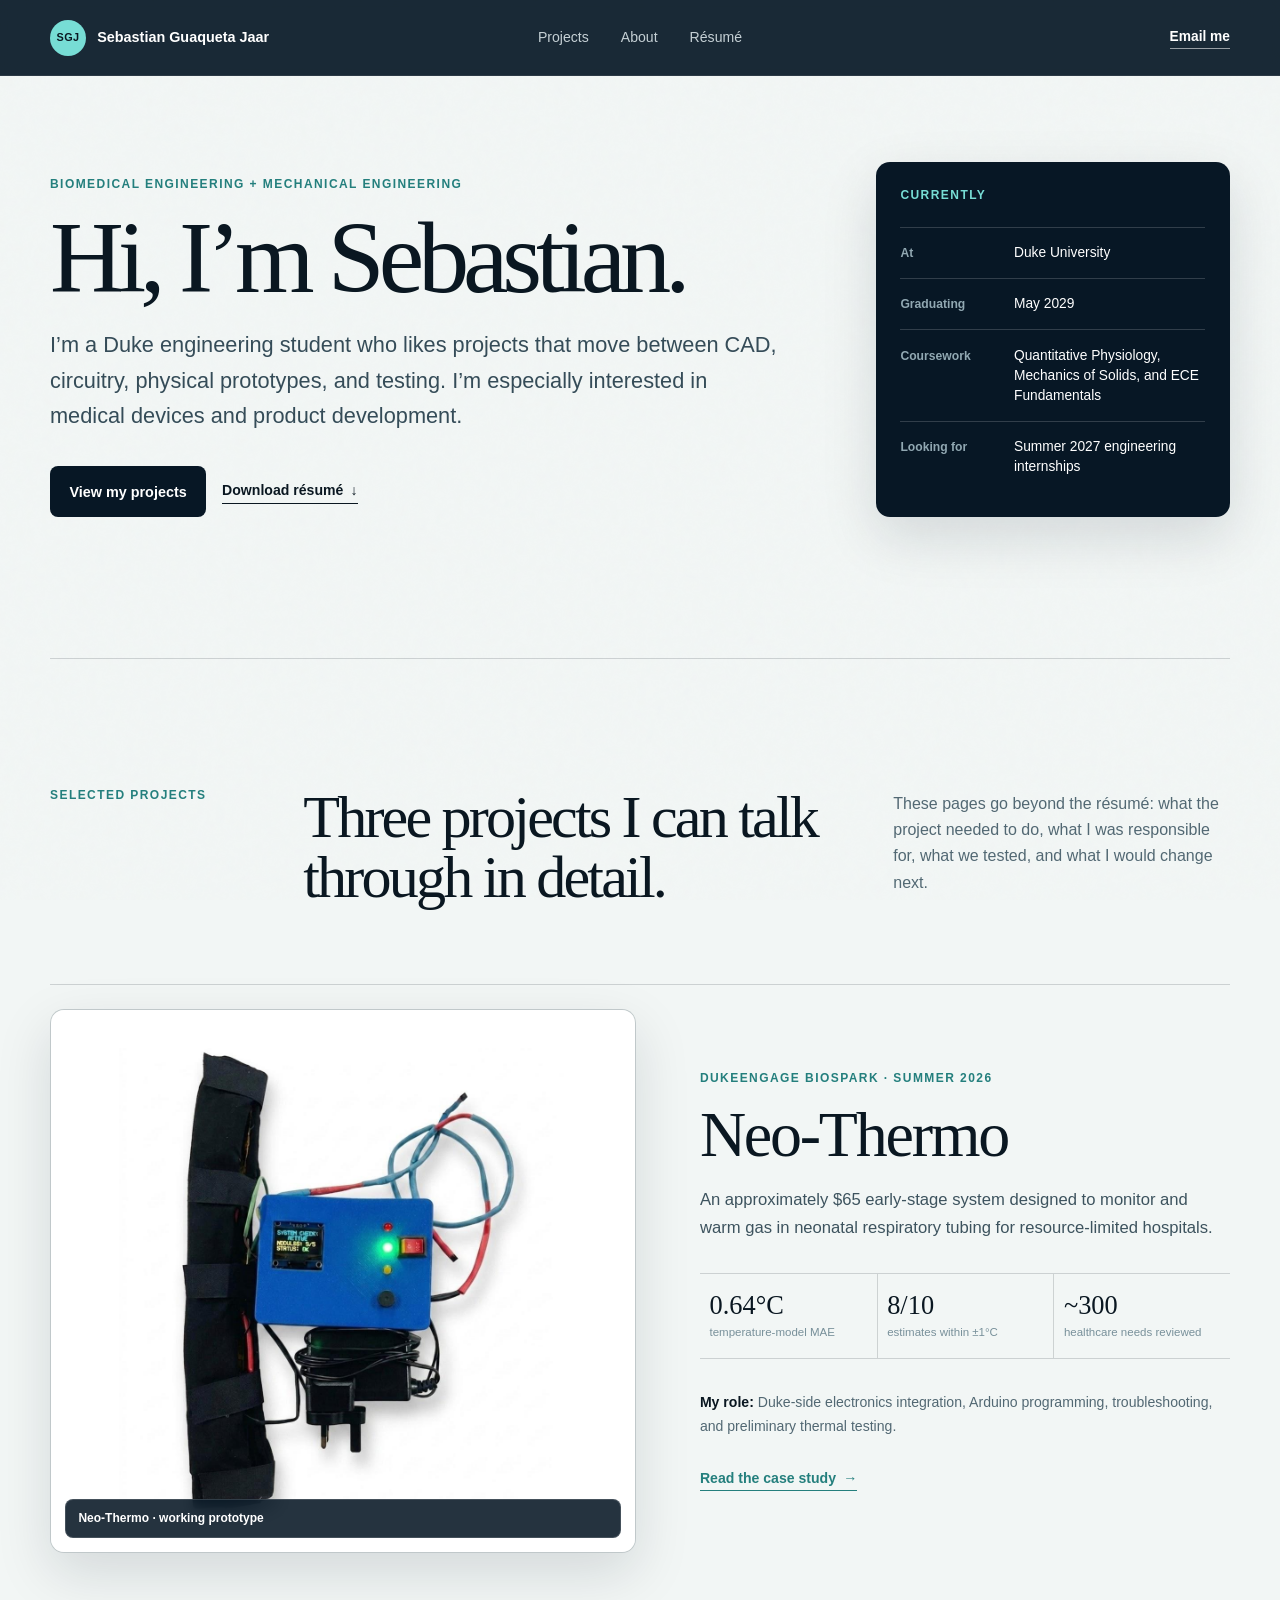
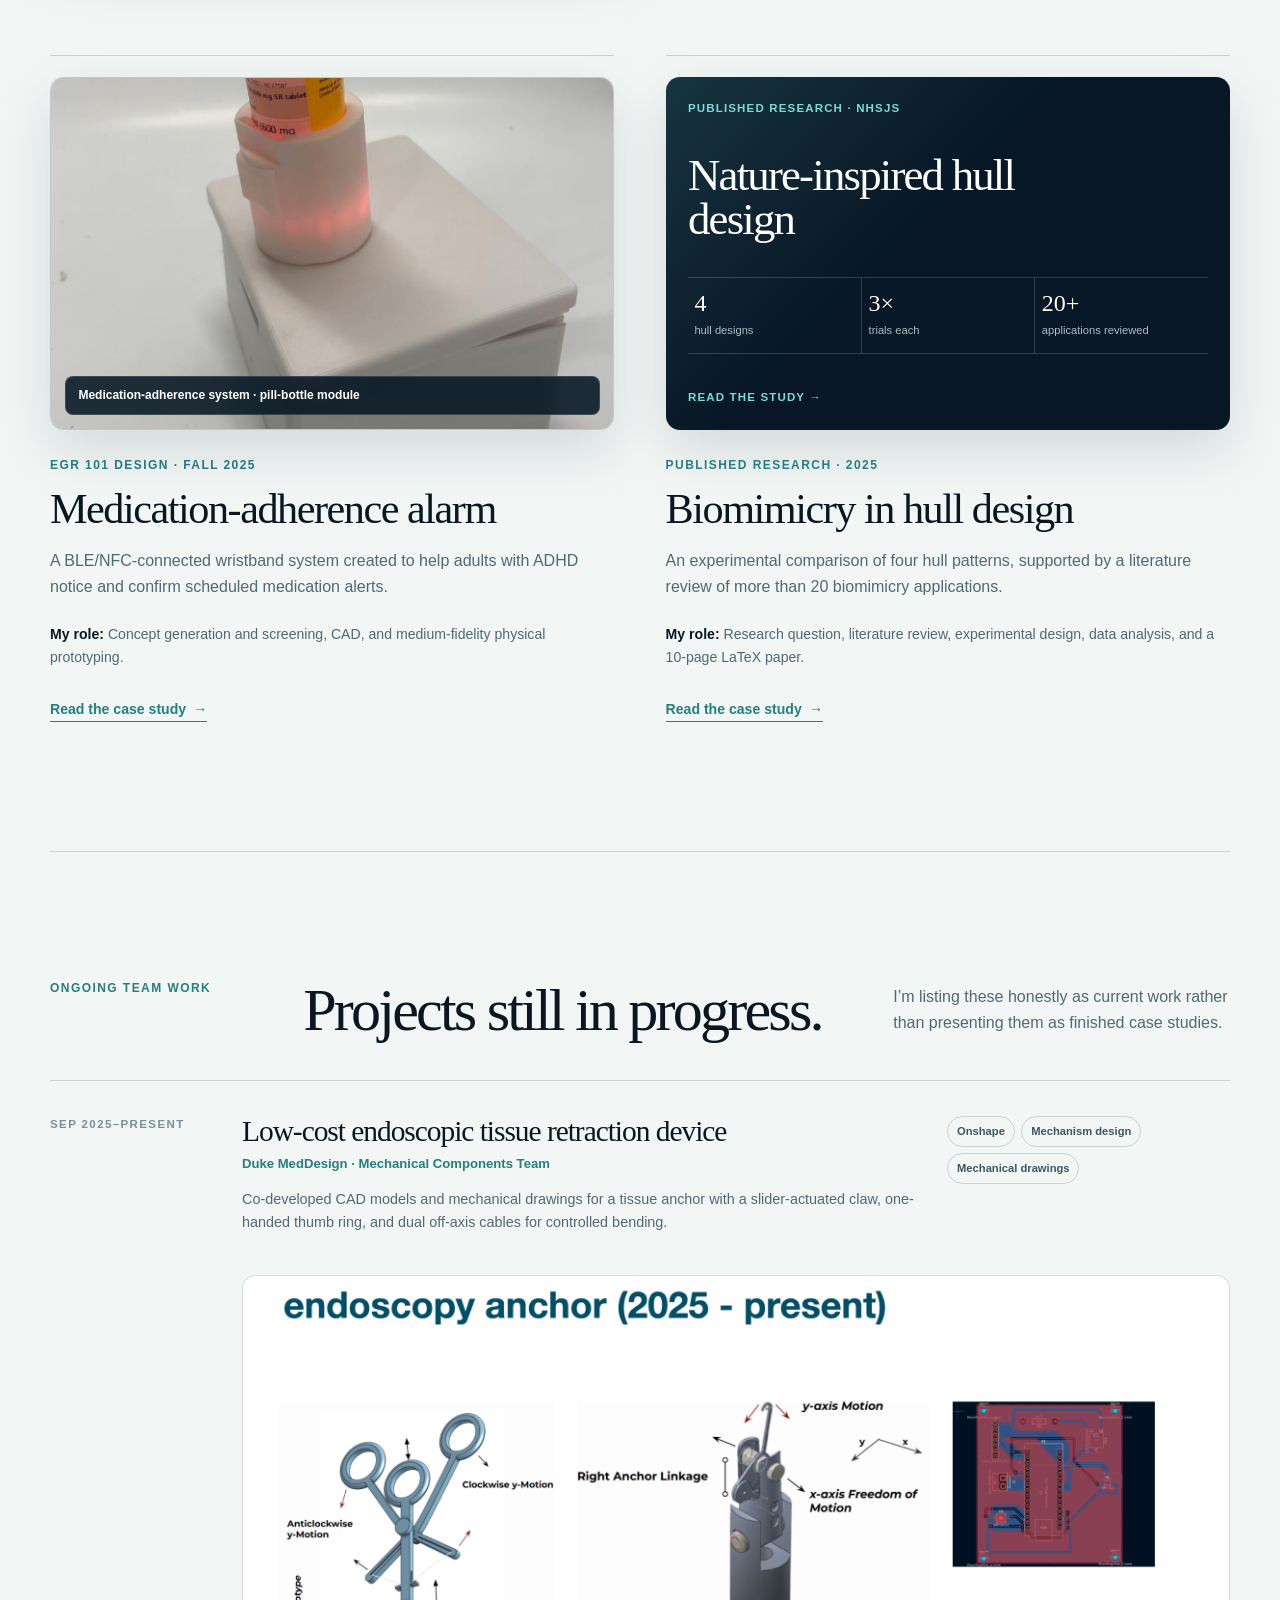
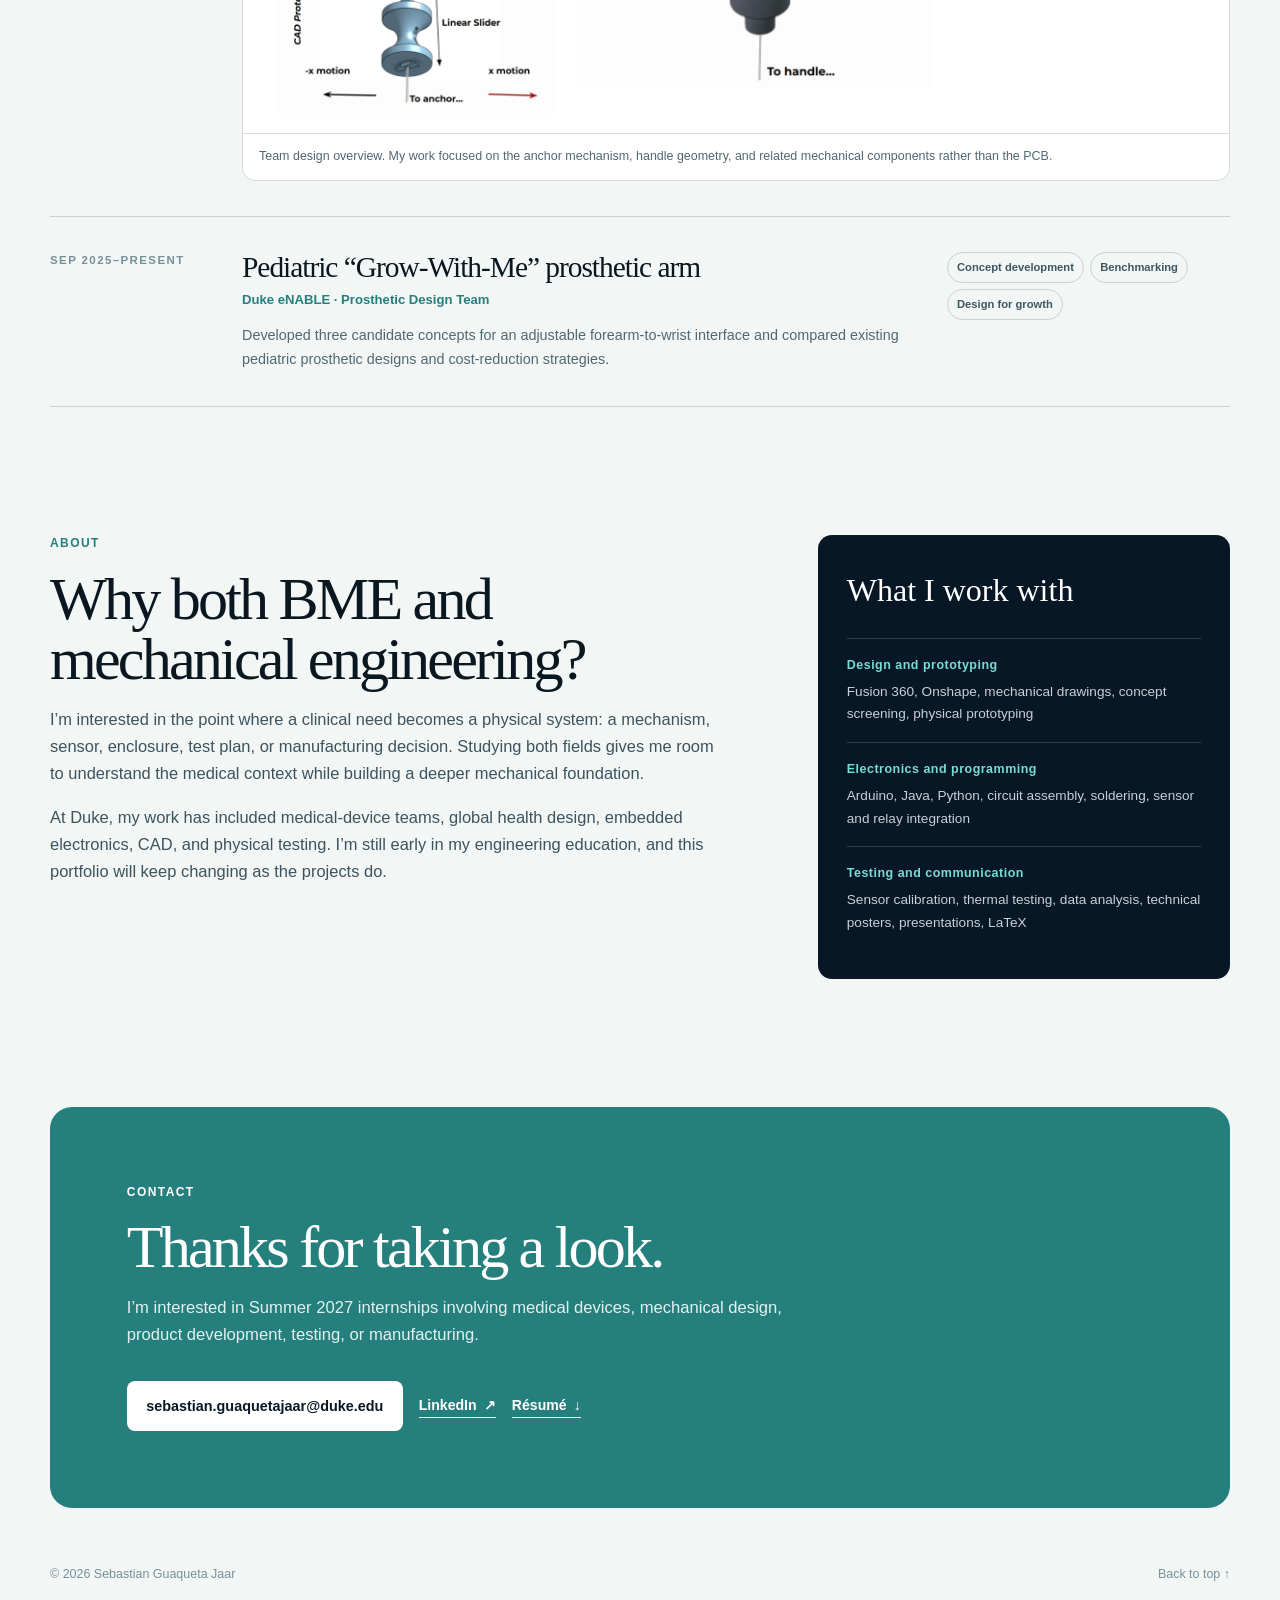
<file: index.html>
<!doctype html>
<html lang="en">
  <head>
    <meta charset="UTF-8" />
    <meta name="viewport" content="width=device-width, initial-scale=1.0" />
    <meta
      name="description"
      content="Sebastian Guaqueta Jaar is a Duke biomedical and mechanical engineering student interested in medical-device design, prototyping, and testing."
    />
    <meta name="theme-color" content="#071725" />
    <meta property="og:title" content="Sebastian Guaqueta Jaar — Engineering Portfolio" />
    <meta
      property="og:description"
      content="Biomedical and mechanical engineering projects, including medical-device prototypes, CAD, electronics, and physical testing."
    />
    <meta property="og:type" content="website" />
    <link rel="icon" href="assets/sgj-mark.svg" type="image/svg+xml" />
    <link rel="stylesheet" href="styles.css" />
    <script src="script.js" defer></script>
    <title>Sebastian Guaqueta Jaar — Engineering Portfolio</title>
  </head>
  <body>
    <a class="skip-link" href="#main">Skip to main content</a>

    <header class="site-header" data-header>
      <a class="brand" href="#top" aria-label="Sebastian Guaqueta Jaar, home">
        <span class="brand-mark" aria-hidden="true">SGJ</span>
        <span>Sebastian Guaqueta Jaar</span>
      </a>
      <nav class="site-nav" aria-label="Primary navigation">
        <a href="#work">Projects</a>
        <a href="#about">About</a>
        <a href="Sebastian-Guaqueta-Jaar-Resume.pdf" download>Résumé</a>
      </nav>
      <a class="header-contact" href="mailto:sebastian.guaquetajaar@duke.edu">Email me</a>
    </header>

    <main id="main">
      <section class="home-hero page-width" id="top">
        <div class="hero-main reveal">
          <p class="kicker">Biomedical Engineering + Mechanical Engineering</p>
          <h1>Hi, I’m Sebastian.</h1>
          <p class="hero-intro">
            I’m a Duke engineering student who likes projects that move between
            CAD, circuitry, physical prototypes, and testing. I’m especially
            interested in medical devices and product development.
          </p>
          <div class="hero-links">
            <a class="button button-dark" href="#work">View my projects</a>
            <a class="plain-link" href="Sebastian-Guaqueta-Jaar-Resume.pdf" download>
              Download résumé <span aria-hidden="true">↓</span>
            </a>
          </div>
        </div>

        <aside class="current-card reveal" aria-label="Current information">
          <p class="small-label">Currently</p>
          <dl>
            <div>
              <dt>At</dt>
              <dd>Duke University</dd>
            </div>
            <div>
              <dt>Graduating</dt>
              <dd>May 2029</dd>
            </div>
            <div>
              <dt>Coursework</dt>
              <dd>Quantitative Physiology, Mechanics of Solids, and ECE Fundamentals</dd>
            </div>
            <div>
              <dt>Looking for</dt>
              <dd>Summer 2027 engineering internships</dd>
            </div>
          </dl>
        </aside>
      </section>

      <section class="work page-width" id="work" aria-labelledby="work-title">
        <div class="section-intro reveal">
          <p class="kicker">Selected projects</p>
          <h2 id="work-title">Three projects I can talk through in detail.</h2>
          <p>
            These pages go beyond the résumé: what the project needed to do,
            what I was responsible for, what we tested, and what I would change next.
          </p>
        </div>

        <article class="feature-card reveal">
          <a class="feature-media project-cover project-cover-contain" href="projects/neo-thermo/" aria-label="Read the Neo-Thermo project">
            <img
              src="assets/neo-thermo-prototype.jpg"
              alt="Neo-Thermo prototype with insulated heating wrap, blue electronics enclosure, OLED display, indicator lights, and power adapter"
            />
            <span class="cover-label">Neo-Thermo · working prototype</span>
          </a>
          <div class="feature-copy">
            <p class="project-context">DukeEngage BioSpark · Summer 2026</p>
            <h3><a href="projects/neo-thermo/">Neo-Thermo</a></h3>
            <p>
              An approximately $65 early-stage system designed to monitor and warm
              gas in neonatal respiratory tubing for resource-limited hospitals.
            </p>
            <dl class="quick-results">
              <div>
                <dt>0.64°C</dt>
                <dd>temperature-model MAE</dd>
              </div>
              <div>
                <dt>8/10</dt>
                <dd>estimates within ±1°C</dd>
              </div>
              <div>
                <dt>~300</dt>
                <dd>healthcare needs reviewed</dd>
              </div>
            </dl>
            <p class="role-note">
              <strong>My role:</strong> Duke-side electronics integration,
              Arduino programming, troubleshooting, and preliminary thermal testing.
            </p>
            <a class="project-link" href="projects/neo-thermo/">
              Read the case study <span aria-hidden="true">→</span>
            </a>
          </div>
        </article>

        <div class="project-card-grid">
          <article class="project-card reveal">
            <a class="card-media project-cover" href="projects/medication-adherence/" aria-label="Read the medication adherence project">
              <img
                src="assets/medication-pill-module.jpg"
                alt="Medication-adherence prototype with an illuminated pill-bottle module mounted on a white electronics enclosure"
                loading="lazy"
              />
              <span class="cover-label">Medication-adherence system · pill-bottle module</span>
            </a>
            <div class="card-copy">
              <p class="project-context">EGR 101 Design · Fall 2025</p>
              <h3><a href="projects/medication-adherence/">Medication-adherence alarm</a></h3>
              <p>
                A BLE/NFC-connected wristband system created to help adults with
                ADHD notice and confirm scheduled medication alerts.
              </p>
              <p class="role-note">
                <strong>My role:</strong> Concept generation and screening,
                CAD, and medium-fidelity physical prototyping.
              </p>
              <a class="project-link" href="projects/medication-adherence/">
                Read the case study <span aria-hidden="true">→</span>
              </a>
            </div>
          </article>

          <article class="project-card reveal">
            <a class="card-media research-cover" href="projects/biomimicry-hull/" aria-label="Read the biomimicry hull research project">
              <span class="research-cover-top">Published research · NHSJS</span>
              <strong>Nature-inspired hull design</strong>
              <dl>
                <div>
                  <dt>4</dt>
                  <dd>hull designs</dd>
                </div>
                <div>
                  <dt>3×</dt>
                  <dd>trials each</dd>
                </div>
                <div>
                  <dt>20+</dt>
                  <dd>applications reviewed</dd>
                </div>
              </dl>
              <span class="research-cover-foot">Read the study <span aria-hidden="true">→</span></span>
            </a>
            <div class="card-copy">
              <p class="project-context">Published research · 2025</p>
              <h3><a href="projects/biomimicry-hull/">Biomimicry in hull design</a></h3>
              <p>
                An experimental comparison of four hull patterns, supported by
                a literature review of more than 20 biomimicry applications.
              </p>
              <p class="role-note">
                <strong>My role:</strong> Research question, literature review,
                experimental design, data analysis, and a 10-page LaTeX paper.
              </p>
              <a class="project-link" href="projects/biomimicry-hull/">
                Read the case study <span aria-hidden="true">→</span>
              </a>
            </div>
          </article>
        </div>
      </section>

      <section class="ongoing page-width" aria-labelledby="ongoing-title">
        <div class="section-intro compact-intro reveal">
          <p class="kicker">Ongoing team work</p>
          <h2 id="ongoing-title">Projects still in progress.</h2>
          <p>
            I’m listing these honestly as current work rather than presenting
            them as finished case studies.
          </p>
        </div>
        <div class="ongoing-list">
          <article class="ongoing-item reveal">
            <p class="ongoing-date">Sep 2025–Present</p>
            <div>
              <h3>Low-cost endoscopic tissue retraction device</h3>
              <p class="ongoing-org">Duke MedDesign · Mechanical Components Team</p>
              <p>
                Co-developed CAD models and mechanical drawings for a tissue anchor
                with a slider-actuated claw, one-handed thumb ring, and dual
                off-axis cables for controlled bending.
              </p>
            </div>
            <ul class="simple-tags" aria-label="Endoscopic device skills">
              <li>Onshape</li>
              <li>Mechanism design</li>
              <li>Mechanical drawings</li>
            </ul>
            <figure class="ongoing-figure">
              <img
                src="assets/endoscopy-anchor-overview.png"
                alt="Three team design views for the endoscopy anchor: a CAD prototype, the right-anchor linkage, and a PCB layout"
                loading="lazy"
              />
              <figcaption>
                Team design overview. My work focused on the anchor mechanism,
                handle geometry, and related mechanical components rather than the PCB.
              </figcaption>
            </figure>
          </article>

          <article class="ongoing-item reveal">
            <p class="ongoing-date">Sep 2025–Present</p>
            <div>
              <h3>Pediatric “Grow-With-Me” prosthetic arm</h3>
              <p class="ongoing-org">Duke eNABLE · Prosthetic Design Team</p>
              <p>
                Developed three candidate concepts for an adjustable
                forearm-to-wrist interface and compared existing pediatric
                prosthetic designs and cost-reduction strategies.
              </p>
            </div>
            <ul class="simple-tags" aria-label="Prosthetic project skills">
              <li>Concept development</li>
              <li>Benchmarking</li>
              <li>Design for growth</li>
            </ul>
          </article>
        </div>
      </section>

      <section class="about page-width" id="about" aria-labelledby="about-title">
        <div class="about-copy reveal">
          <p class="kicker">About</p>
          <h2 id="about-title">Why both BME and mechanical engineering?</h2>
          <p>
            I’m interested in the point where a clinical need becomes a physical
            system: a mechanism, sensor, enclosure, test plan, or manufacturing
            decision. Studying both fields gives me room to understand the medical
            context while building a deeper mechanical foundation.
          </p>
          <p>
            At Duke, my work has included medical-device teams, global health
            design, embedded electronics, CAD, and physical testing. I’m still
            early in my engineering education, and this portfolio will keep changing
            as the projects do.
          </p>
        </div>

        <aside class="skills-card reveal">
          <h3>What I work with</h3>
          <div class="skill-group">
            <h4>Design and prototyping</h4>
            <p>Fusion 360, Onshape, mechanical drawings, concept screening, physical prototyping</p>
          </div>
          <div class="skill-group">
            <h4>Electronics and programming</h4>
            <p>Arduino, Java, Python, circuit assembly, soldering, sensor and relay integration</p>
          </div>
          <div class="skill-group">
            <h4>Testing and communication</h4>
            <p>Sensor calibration, thermal testing, data analysis, technical posters, presentations, LaTeX</p>
          </div>
        </aside>
      </section>

      <section class="contact page-width" aria-labelledby="contact-title">
        <div class="contact-inner reveal">
          <p class="kicker">Contact</p>
          <h2 id="contact-title">Thanks for taking a look.</h2>
          <p>
            I’m interested in Summer 2027 internships involving medical devices,
            mechanical design, product development, testing, or manufacturing.
          </p>
          <div class="contact-links">
            <a class="button button-light" href="mailto:sebastian.guaquetajaar@duke.edu">
              sebastian.guaquetajaar@duke.edu
            </a>
            <a
              class="plain-link plain-link-light"
              href="https://www.linkedin.com/in/sebastian-guaqueta-jaar"
              target="_blank"
              rel="noopener noreferrer"
            >
              LinkedIn <span aria-hidden="true">↗</span>
            </a>
            <a class="plain-link plain-link-light" href="Sebastian-Guaqueta-Jaar-Resume.pdf" download>
              Résumé <span aria-hidden="true">↓</span>
            </a>
          </div>
        </div>
      </section>
    </main>

    <footer class="site-footer page-width">
      <p>© <span data-year>2026</span> Sebastian Guaqueta Jaar</p>
      <a href="#top">Back to top ↑</a>
    </footer>
  </body>
</html>
</file>
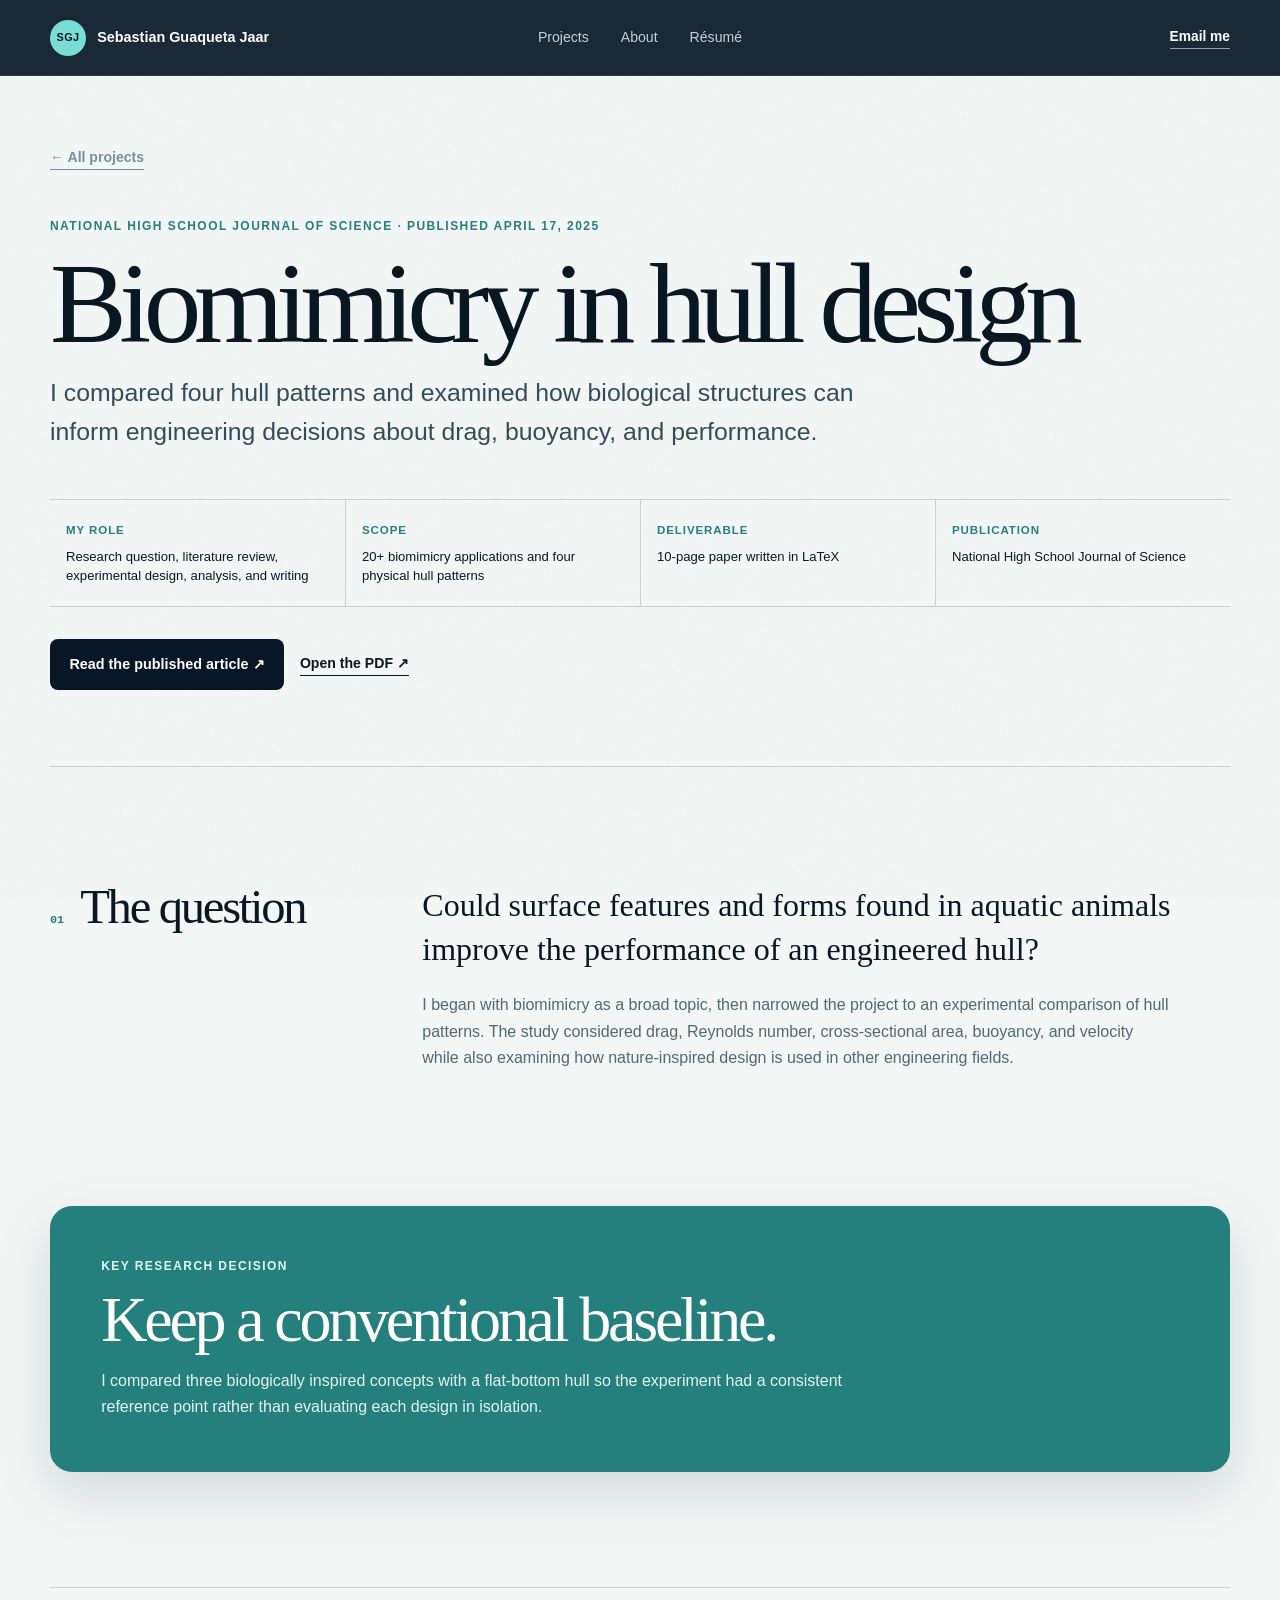
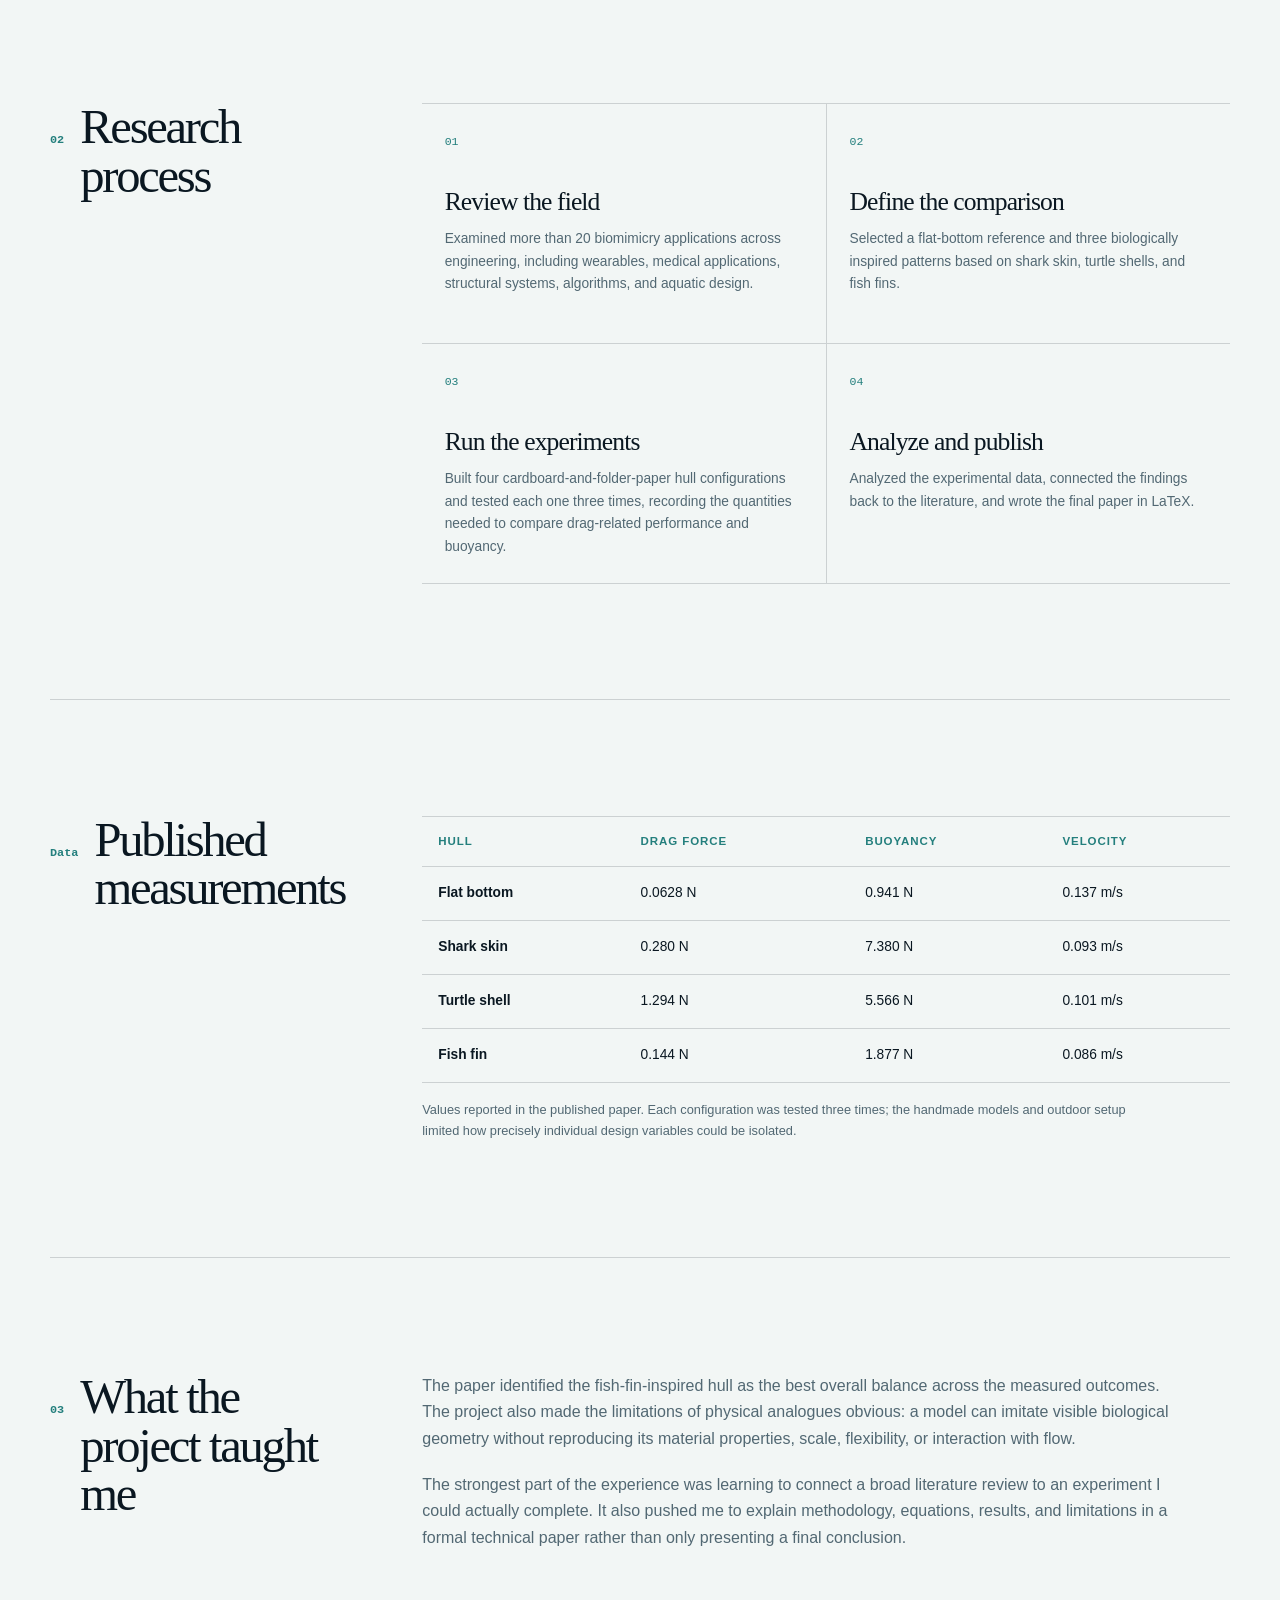
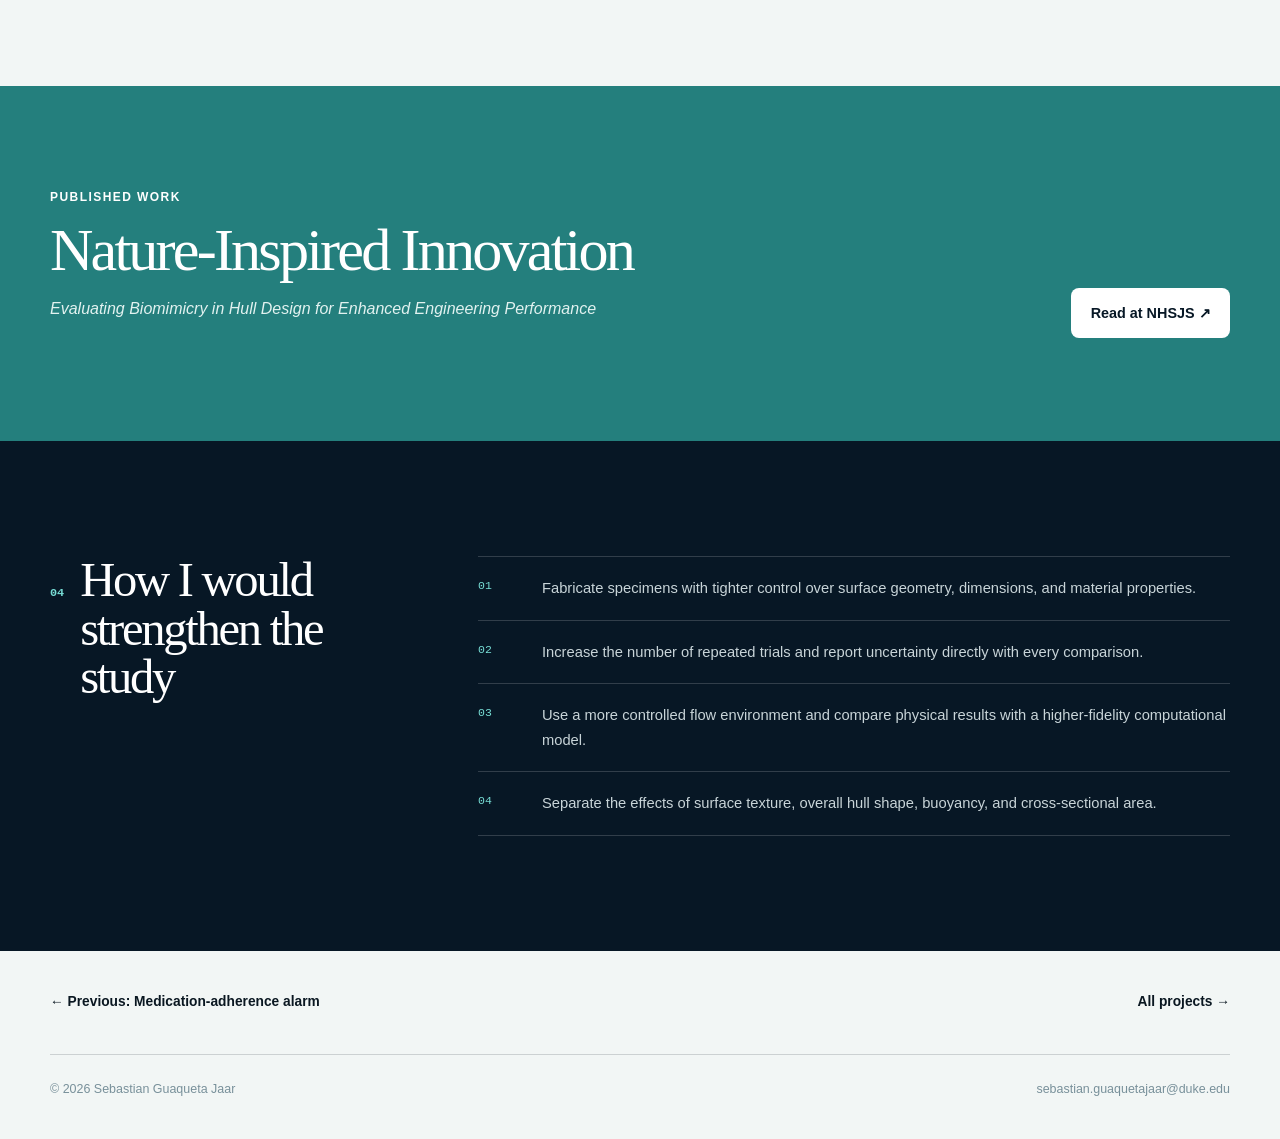
<file: projects/biomimicry-hull/index.html>
<!doctype html>
<html lang="en">
  <head>
    <meta charset="UTF-8" />
    <meta name="viewport" content="width=device-width, initial-scale=1.0" />
    <meta
      name="description"
      content="Sebastian Guaqueta Jaar's published research comparing four nature-inspired hull designs and reviewing biomimicry in engineering."
    />
    <meta name="theme-color" content="#071725" />
    <meta property="og:title" content="Biomimicry in Hull Design — Sebastian Guaqueta Jaar" />
    <meta
      property="og:description"
      content="Literature review, experimental design, data analysis, and published writing on nature-inspired hull performance."
    />
    <meta property="og:type" content="article" />
    <link rel="icon" href="../../assets/sgj-mark.svg" type="image/svg+xml" />
    <link rel="stylesheet" href="../../styles.css" />
    <script src="../../script.js" defer></script>
    <title>Biomimicry in Hull Design — Sebastian Guaqueta Jaar</title>
  </head>
  <body>
    <a class="skip-link" href="#main">Skip to main content</a>

    <header class="site-header" data-header>
      <a class="brand" href="../../" aria-label="Sebastian Guaqueta Jaar, home">
        <span class="brand-mark" aria-hidden="true">SGJ</span>
        <span>Sebastian Guaqueta Jaar</span>
      </a>
      <nav class="site-nav" aria-label="Primary navigation">
        <a href="../../#work">Projects</a>
        <a href="../../#about">About</a>
        <a href="../../Sebastian-Guaqueta-Jaar-Resume.pdf" download>Résumé</a>
      </nav>
      <a class="header-contact" href="mailto:sebastian.guaquetajaar@duke.edu">Email me</a>
    </header>

    <main id="main">
      <section class="case-hero page-width">
        <a class="back-link reveal" href="../../#work">← All projects</a>
        <p class="kicker reveal">National High School Journal of Science · Published April 17, 2025</p>
        <h1 class="reveal">Biomimicry in hull design</h1>
        <p class="case-summary reveal">
          I compared four hull patterns and examined how biological structures
          can inform engineering decisions about drag, buoyancy, and performance.
        </p>
        <dl class="case-facts reveal">
          <div>
            <dt>My role</dt>
            <dd>Research question, literature review, experimental design, analysis, and writing</dd>
          </div>
          <div>
            <dt>Scope</dt>
            <dd>20+ biomimicry applications and four physical hull patterns</dd>
          </div>
          <div>
            <dt>Deliverable</dt>
            <dd>10-page paper written in LaTeX</dd>
          </div>
          <div>
            <dt>Publication</dt>
            <dd>National High School Journal of Science</dd>
          </div>
        </dl>
        <div class="case-actions reveal">
          <a
            class="button button-dark"
            href="https://nhsjs.com/2025/nature-inspired-innovation-evaluating-biomimicry-in-hull-design-for-enhanced-engineering-performance/"
            target="_blank"
            rel="noopener noreferrer"
          >
            Read the published article ↗
          </a>
          <a
            class="plain-link"
            href="https://nhsjs.com/wp-content/uploads/2025/03/Nature-Inspired-Innovations-Evaluating-Biomimicry-in-Hull-Design-for-Enhanced-Engineering-Performance.pdf"
            target="_blank"
            rel="noopener noreferrer"
          >
            Open the PDF ↗
          </a>
        </div>
      </section>

      <section class="case-section page-width">
        <div class="case-section-label reveal">
          <span>01</span>
          <h2>The question</h2>
        </div>
        <div class="case-prose reveal">
          <p class="lead">
            Could surface features and forms found in aquatic animals improve
            the performance of an engineered hull?
          </p>
          <p>
            I began with biomimicry as a broad topic, then narrowed the project
            to an experimental comparison of hull patterns. The study considered
            drag, Reynolds number, cross-sectional area, buoyancy, and velocity
            while also examining how nature-inspired design is used in other
            engineering fields.
          </p>
        </div>
      </section>

      <aside class="decision-section page-width reveal" aria-labelledby="hull-decision-title">
        <p class="small-label">Key research decision</p>
        <h2 id="hull-decision-title">Keep a conventional baseline.</h2>
        <p>
          I compared three biologically inspired concepts with a flat-bottom hull
          so the experiment had a consistent reference point rather than evaluating
          each design in isolation.
        </p>
      </aside>

      <section class="case-section page-width">
        <div class="case-section-label reveal">
          <span>02</span>
          <h2>Research process</h2>
        </div>
        <div class="research-process reveal">
          <article>
            <span>01</span>
            <h3>Review the field</h3>
            <p>
              Examined more than 20 biomimicry applications across engineering,
              including wearables, medical applications, structural systems,
              algorithms, and aquatic design.
            </p>
          </article>
          <article>
            <span>02</span>
            <h3>Define the comparison</h3>
            <p>
              Selected a flat-bottom reference and three biologically inspired
              patterns based on shark skin, turtle shells, and fish fins.
            </p>
          </article>
          <article>
            <span>03</span>
            <h3>Run the experiments</h3>
            <p>
              Built four cardboard-and-folder-paper hull configurations and tested
              each one three times, recording the quantities needed to compare
              drag-related performance and buoyancy.
            </p>
          </article>
          <article>
            <span>04</span>
            <h3>Analyze and publish</h3>
            <p>
              Analyzed the experimental data, connected the findings back to the
              literature, and wrote the final paper in LaTeX.
            </p>
          </article>
        </div>
      </section>

      <section class="data-section page-width">
        <div class="case-section-label reveal">
          <span>Data</span>
          <h2>Published measurements</h2>
        </div>
        <div class="data-table-wrap reveal">
          <table>
            <thead>
              <tr>
                <th scope="col">Hull</th>
                <th scope="col">Drag force</th>
                <th scope="col">Buoyancy</th>
                <th scope="col">Velocity</th>
              </tr>
            </thead>
            <tbody>
              <tr>
                <th scope="row">Flat bottom</th>
                <td>0.0628 N</td>
                <td>0.941 N</td>
                <td>0.137 m/s</td>
              </tr>
              <tr>
                <th scope="row">Shark skin</th>
                <td>0.280 N</td>
                <td>7.380 N</td>
                <td>0.093 m/s</td>
              </tr>
              <tr>
                <th scope="row">Turtle shell</th>
                <td>1.294 N</td>
                <td>5.566 N</td>
                <td>0.101 m/s</td>
              </tr>
              <tr>
                <th scope="row">Fish fin</th>
                <td>0.144 N</td>
                <td>1.877 N</td>
                <td>0.086 m/s</td>
              </tr>
            </tbody>
          </table>
          <p class="table-note">
            Values reported in the published paper. Each configuration was tested
            three times; the handmade models and outdoor setup limited how precisely
            individual design variables could be isolated.
          </p>
        </div>
      </section>

      <section class="case-section page-width">
        <div class="case-section-label reveal">
          <span>03</span>
          <h2>What the project taught me</h2>
        </div>
        <div class="case-prose reveal">
          <p>
            The paper identified the fish-fin-inspired hull as the best overall
            balance across the measured outcomes. The project also made the
            limitations of physical analogues obvious: a model can imitate visible
            biological geometry without reproducing its material properties,
            scale, flexibility, or interaction with flow.
          </p>
          <p>
            The strongest part of the experience was learning to connect a broad
            literature review to an experiment I could actually complete. It also
            pushed me to explain methodology, equations, results, and limitations
            in a formal technical paper rather than only presenting a final conclusion.
          </p>
        </div>
      </section>

      <section class="paper-callout">
        <div class="page-width paper-callout-inner reveal">
          <div>
            <p class="kicker">Published work</p>
            <h2>Nature-Inspired Innovation</h2>
            <p>
              <cite>Evaluating Biomimicry in Hull Design for Enhanced Engineering Performance</cite>
            </p>
          </div>
          <a
            class="button button-light"
            href="https://nhsjs.com/2025/nature-inspired-innovation-evaluating-biomimicry-in-hull-design-for-enhanced-engineering-performance/"
            target="_blank"
            rel="noopener noreferrer"
          >
            Read at NHSJS ↗
          </a>
        </div>
      </section>

      <section class="next-section">
        <div class="page-width next-layout">
          <div class="case-section-label light-label reveal">
            <span>04</span>
            <h2>How I would strengthen the study</h2>
          </div>
          <ol class="next-list reveal">
            <li>
              <span>01</span>
              <p>Fabricate specimens with tighter control over surface geometry, dimensions, and material properties.</p>
            </li>
            <li>
              <span>02</span>
              <p>Increase the number of repeated trials and report uncertainty directly with every comparison.</p>
            </li>
            <li>
              <span>03</span>
              <p>Use a more controlled flow environment and compare physical results with a higher-fidelity computational model.</p>
            </li>
            <li>
              <span>04</span>
              <p>Separate the effects of surface texture, overall hull shape, buoyancy, and cross-sectional area.</p>
            </li>
          </ol>
        </div>
      </section>

      <nav class="case-navigation page-width" aria-label="Project navigation">
        <a href="../medication-adherence/">← Previous: Medication-adherence alarm</a>
        <a href="../../#work">All projects →</a>
      </nav>
    </main>

    <footer class="site-footer page-width">
      <p>© <span data-year>2026</span> Sebastian Guaqueta Jaar</p>
      <a href="mailto:sebastian.guaquetajaar@duke.edu">sebastian.guaquetajaar@duke.edu</a>
    </footer>
  </body>
</html>
</file>
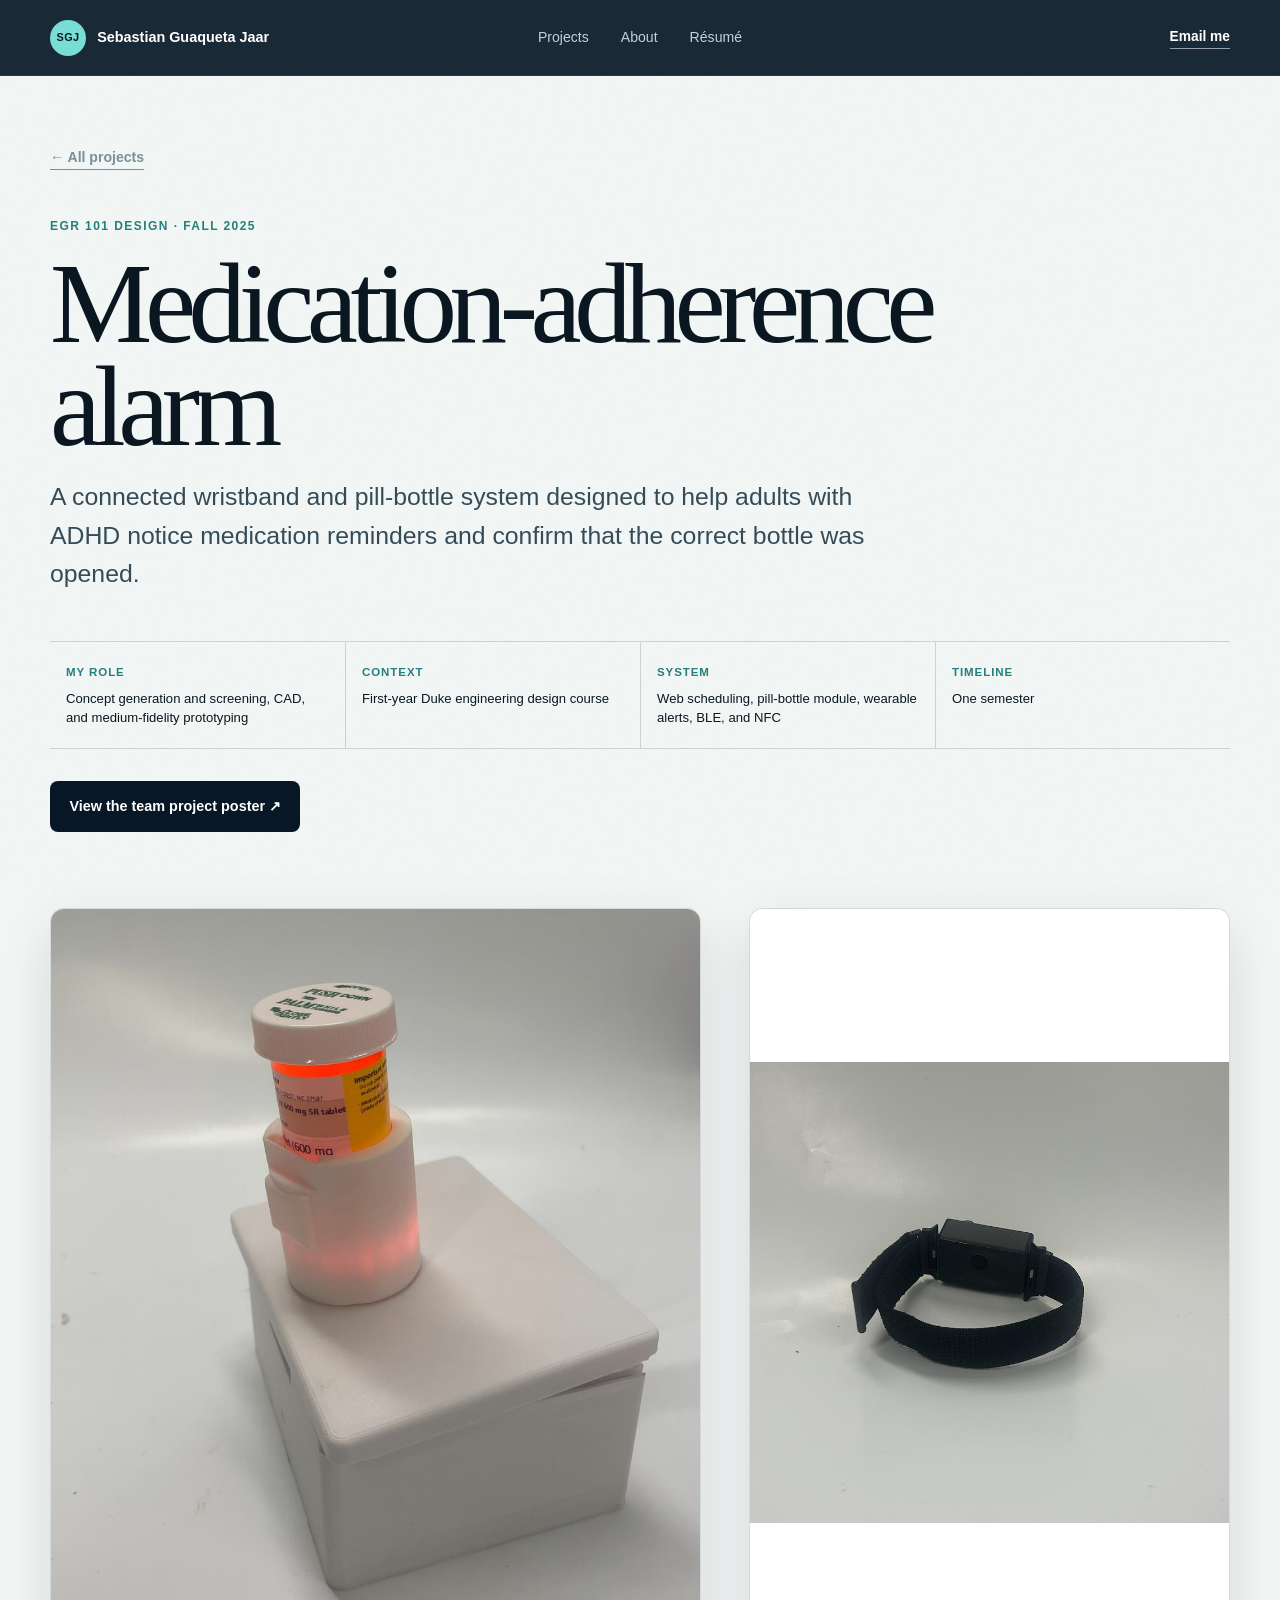
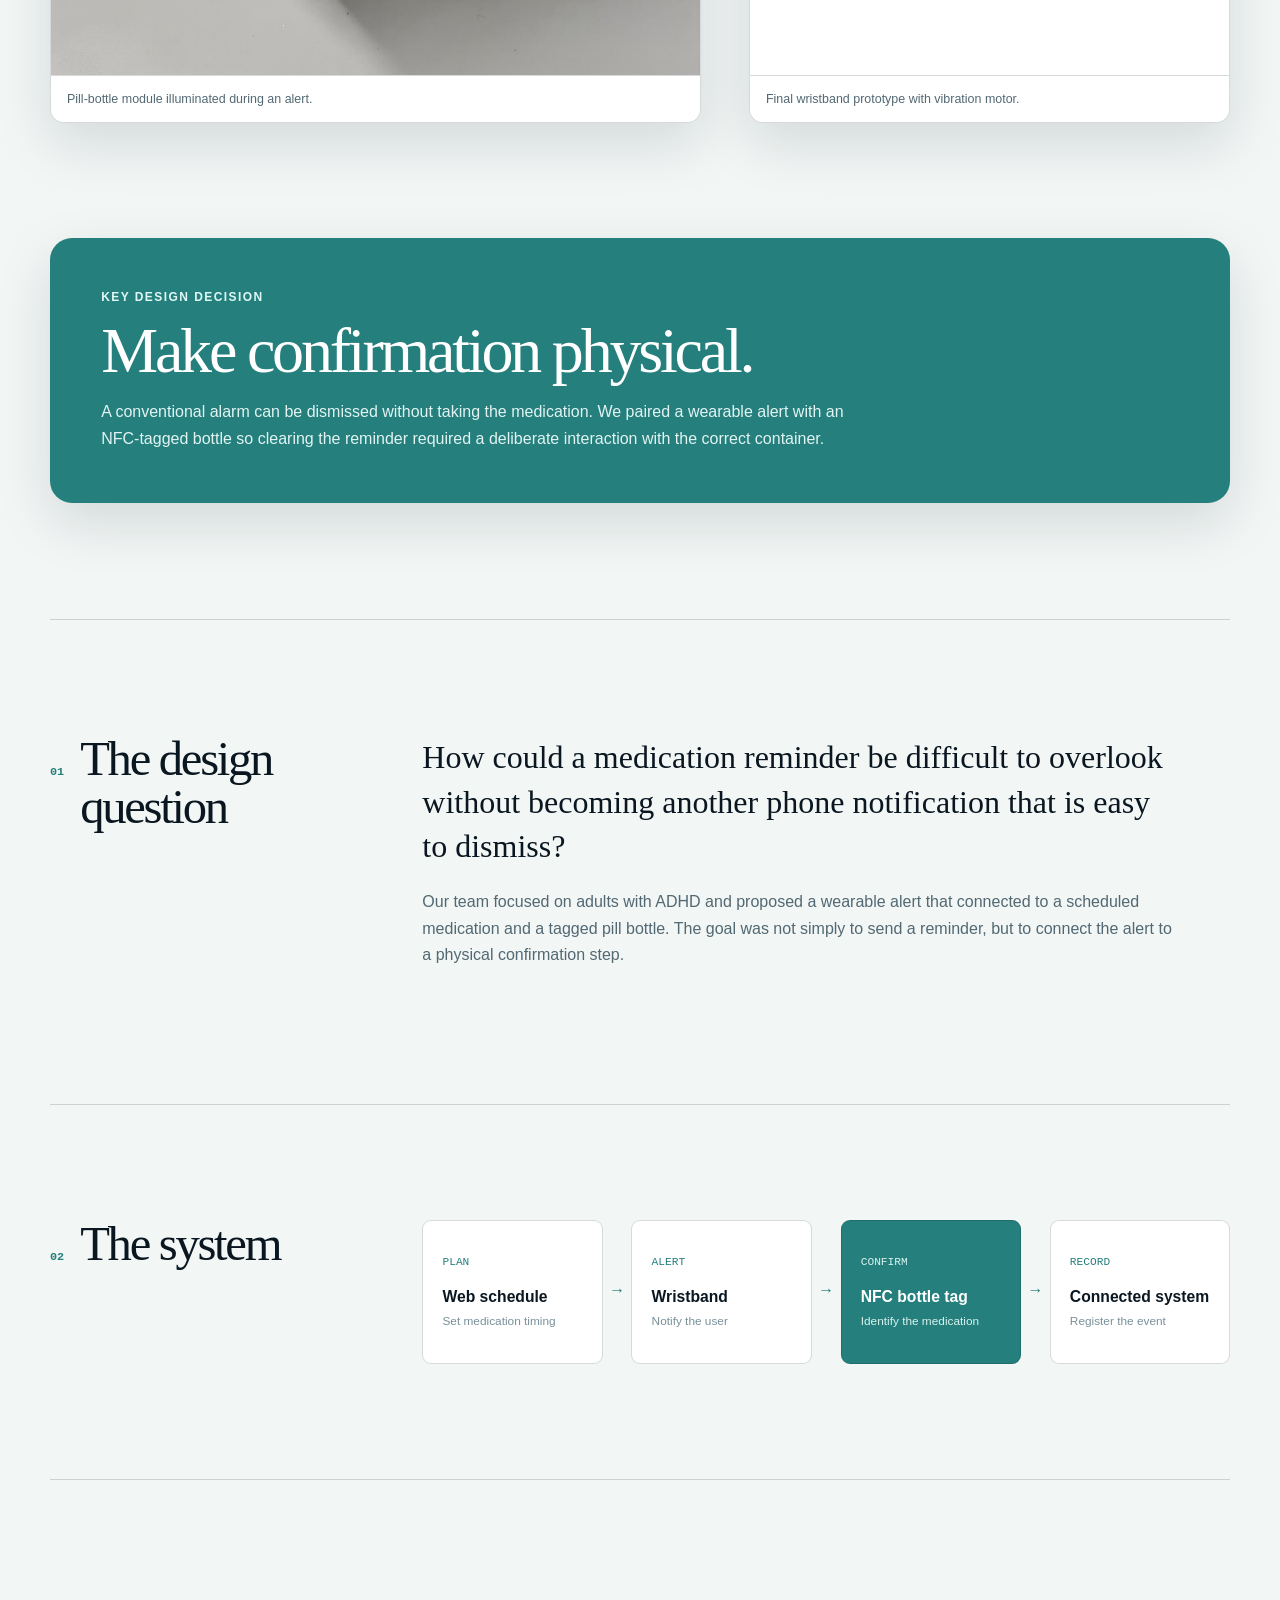
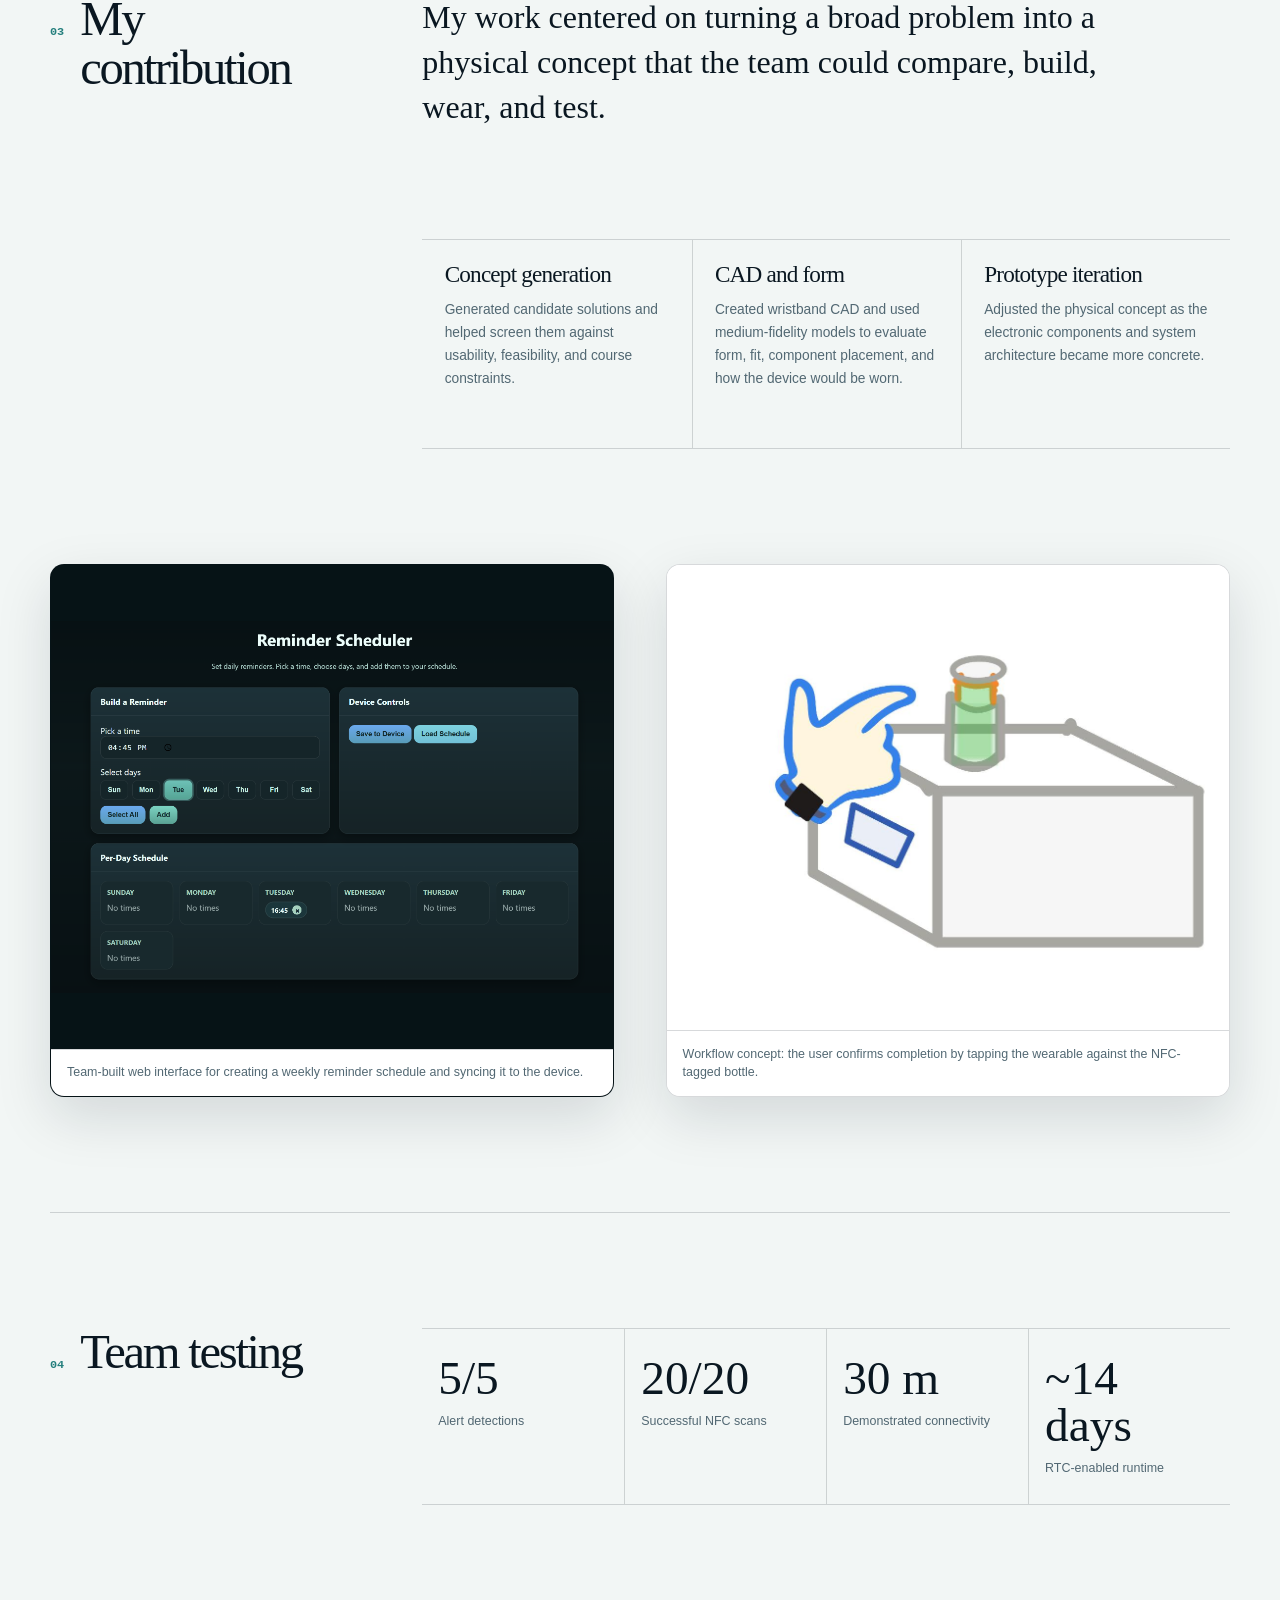
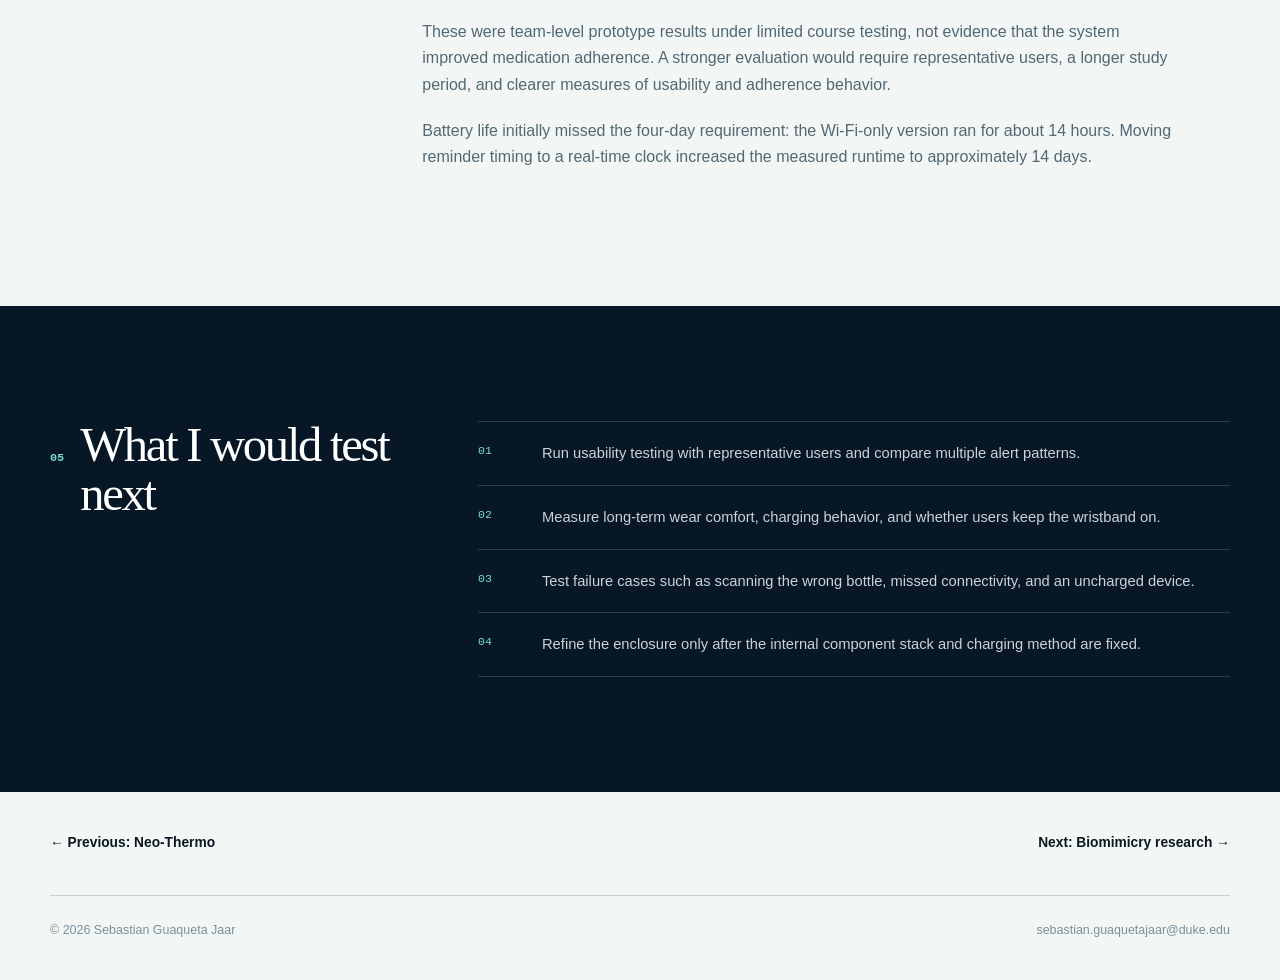
<file: projects/medication-adherence/index.html>
<!doctype html>
<html lang="en">
  <head>
    <meta charset="UTF-8" />
    <meta name="viewport" content="width=device-width, initial-scale=1.0" />
    <meta
      name="description"
      content="A Duke EGR 101 medication-adherence system using wristband alerts, a pill-bottle module, BLE, and NFC."
    />
    <meta name="theme-color" content="#071725" />
    <meta property="og:title" content="Medication-Adherence Alarm — Sebastian Guaqueta Jaar" />
    <meta
      property="og:description"
      content="Concept development, CAD, prototyping, system integration, and testing for a medication-adherence wristband."
    />
    <meta property="og:type" content="article" />
    <link rel="icon" href="../../assets/sgj-mark.svg" type="image/svg+xml" />
    <link rel="stylesheet" href="../../styles.css" />
    <script src="../../script.js" defer></script>
    <title>Medication-Adherence Alarm — Sebastian Guaqueta Jaar</title>
  </head>
  <body>
    <a class="skip-link" href="#main">Skip to main content</a>

    <header class="site-header" data-header>
      <a class="brand" href="../../" aria-label="Sebastian Guaqueta Jaar, home">
        <span class="brand-mark" aria-hidden="true">SGJ</span>
        <span>Sebastian Guaqueta Jaar</span>
      </a>
      <nav class="site-nav" aria-label="Primary navigation">
        <a href="../../#work">Projects</a>
        <a href="../../#about">About</a>
        <a href="../../Sebastian-Guaqueta-Jaar-Resume.pdf" download>Résumé</a>
      </nav>
      <a class="header-contact" href="mailto:sebastian.guaquetajaar@duke.edu">Email me</a>
    </header>

    <main id="main">
      <section class="case-hero page-width">
        <a class="back-link reveal" href="../../#work">← All projects</a>
        <p class="kicker reveal">EGR 101 Design · Fall 2025</p>
        <h1 class="reveal">Medication-adherence alarm</h1>
        <p class="case-summary reveal">
          A connected wristband and pill-bottle system designed to help adults
          with ADHD notice medication reminders and confirm that the correct bottle was opened.
        </p>
        <dl class="case-facts reveal">
          <div>
            <dt>My role</dt>
            <dd>Concept generation and screening, CAD, and medium-fidelity prototyping</dd>
          </div>
          <div>
            <dt>Context</dt>
            <dd>First-year Duke engineering design course</dd>
          </div>
          <div>
            <dt>System</dt>
            <dd>Web scheduling, pill-bottle module, wearable alerts, BLE, and NFC</dd>
          </div>
          <div>
            <dt>Timeline</dt>
            <dd>One semester</dd>
          </div>
        </dl>
        <div class="case-actions reveal">
          <a
            class="button button-dark"
            href="../../assets/medication-adherence-poster.pdf"
            target="_blank"
            rel="noopener noreferrer"
          >
            View the team project poster ↗
          </a>
        </div>
      </section>

      <section class="case-media-hero page-width reveal">
        <div class="case-media-grid case-media-grid-split">
          <figure class="project-figure">
            <img
              src="../../assets/medication-pill-module.jpg"
              alt="Medication-adherence prototype with an illuminated pill-bottle module on a white electronics enclosure"
            />
            <figcaption>Pill-bottle module illuminated during an alert.</figcaption>
          </figure>
          <figure class="project-figure">
            <img
              src="../../assets/medication-wristband.jpg"
              alt="Black medication-adherence wristband prototype with a compact rectangular electronics enclosure"
            />
            <figcaption>Final wristband prototype with vibration motor.</figcaption>
          </figure>
        </div>
      </section>

      <aside class="decision-section page-width reveal" aria-labelledby="medication-decision-title">
        <p class="small-label">Key design decision</p>
        <h2 id="medication-decision-title">Make confirmation physical.</h2>
        <p>
          A conventional alarm can be dismissed without taking the medication.
          We paired a wearable alert with an NFC-tagged bottle so clearing the
          reminder required a deliberate interaction with the correct container.
        </p>
      </aside>

      <section class="case-section page-width">
        <div class="case-section-label reveal">
          <span>01</span>
          <h2>The design question</h2>
        </div>
        <div class="case-prose reveal">
          <p class="lead">
            How could a medication reminder be difficult to overlook without
            becoming another phone notification that is easy to dismiss?
          </p>
          <p>
            Our team focused on adults with ADHD and proposed a wearable alert
            that connected to a scheduled medication and a tagged pill bottle.
            The goal was not simply to send a reminder, but to connect the alert
            to a physical confirmation step.
          </p>
        </div>
      </section>

      <section class="case-section page-width">
        <div class="case-section-label reveal">
          <span>02</span>
          <h2>The system</h2>
        </div>
        <div class="system-block system-block-four reveal" role="img" aria-label="Web scheduling sends a reminder to the wristband, the user scans the tagged pill bottle, and the system records confirmation">
          <div>
            <span>Plan</span>
            <strong>Web schedule</strong>
            <small>Set medication timing</small>
          </div>
          <b aria-hidden="true">→</b>
          <div>
            <span>Alert</span>
            <strong>Wristband</strong>
            <small>Notify the user</small>
          </div>
          <b aria-hidden="true">→</b>
          <div>
            <span>Confirm</span>
            <strong>NFC bottle tag</strong>
            <small>Identify the medication</small>
          </div>
          <b aria-hidden="true">→</b>
          <div>
            <span>Record</span>
            <strong>Connected system</strong>
            <small>Register the event</small>
          </div>
        </div>
      </section>

      <section class="case-section page-width">
        <div class="case-section-label reveal">
          <span>03</span>
          <h2>My contribution</h2>
        </div>
        <div class="case-prose reveal">
          <p class="lead">
            My work centered on turning a broad problem into a physical concept
            that the team could compare, build, wear, and test.
          </p>
        </div>
        <div class="contribution-grid three-up reveal">
          <article>
            <h3>Concept generation</h3>
            <p>
              Generated candidate solutions and helped screen them against
              usability, feasibility, and course constraints.
            </p>
          </article>
          <article>
            <h3>CAD and form</h3>
            <p>
              Created wristband CAD and used medium-fidelity models to evaluate
              form, fit, component placement, and how the device would be worn.
            </p>
          </article>
          <article>
            <h3>Prototype iteration</h3>
            <p>
              Adjusted the physical concept as the electronic components and
              system architecture became more concrete.
            </p>
          </article>
        </div>
      </section>

      <section class="process-media page-width">
        <figure class="project-figure project-figure-dark reveal">
          <img
            src="../../assets/medication-scheduler.png"
            alt="Web interface used to choose medication reminder times and days and save the schedule to the device"
            loading="lazy"
          />
          <figcaption>
            Team-built web interface for creating a weekly reminder schedule
            and syncing it to the device.
          </figcaption>
        </figure>
        <figure class="project-figure reveal">
          <img
            src="../../assets/medication-nfc-workflow.jpg"
            alt="Workflow sketch showing a user tapping a tagged pill bottle with the wristband to confirm medication completion"
            loading="lazy"
          />
          <figcaption>
            Workflow concept: the user confirms completion by tapping the wearable
            against the NFC-tagged bottle.
          </figcaption>
        </figure>
      </section>

      <section class="results-section page-width">
        <div class="case-section-label reveal">
          <span>04</span>
          <h2>Team testing</h2>
        </div>
        <div class="test-grid reveal">
          <article>
            <strong>5/5</strong>
            <p>Alert detections</p>
          </article>
          <article>
            <strong>20/20</strong>
            <p>Successful NFC scans</p>
          </article>
          <article>
            <strong>30 m</strong>
            <p>Demonstrated connectivity</p>
          </article>
          <article>
            <strong>~14 days</strong>
            <p>RTC-enabled runtime</p>
          </article>
        </div>
        <div class="case-prose offset-prose reveal">
          <p>
            These were team-level prototype results under limited course testing,
            not evidence that the system improved medication adherence. A stronger
            evaluation would require representative users, a longer study period,
            and clearer measures of usability and adherence behavior.
          </p>
          <p>
            Battery life initially missed the four-day requirement: the Wi-Fi-only
            version ran for about 14 hours. Moving reminder timing to a real-time
            clock increased the measured runtime to approximately 14 days.
          </p>
        </div>
      </section>

      <section class="next-section">
        <div class="page-width next-layout">
          <div class="case-section-label light-label reveal">
            <span>05</span>
            <h2>What I would test next</h2>
          </div>
          <ol class="next-list reveal">
            <li>
              <span>01</span>
              <p>Run usability testing with representative users and compare multiple alert patterns.</p>
            </li>
            <li>
              <span>02</span>
              <p>Measure long-term wear comfort, charging behavior, and whether users keep the wristband on.</p>
            </li>
            <li>
              <span>03</span>
              <p>Test failure cases such as scanning the wrong bottle, missed connectivity, and an uncharged device.</p>
            </li>
            <li>
              <span>04</span>
              <p>Refine the enclosure only after the internal component stack and charging method are fixed.</p>
            </li>
          </ol>
        </div>
      </section>

      <nav class="case-navigation page-width" aria-label="Project navigation">
        <a href="../neo-thermo/">← Previous: Neo-Thermo</a>
        <a href="../biomimicry-hull/">Next: Biomimicry research →</a>
      </nav>
    </main>

    <footer class="site-footer page-width">
      <p>© <span data-year>2026</span> Sebastian Guaqueta Jaar</p>
      <a href="mailto:sebastian.guaquetajaar@duke.edu">sebastian.guaquetajaar@duke.edu</a>
    </footer>
  </body>
</html>
</file>
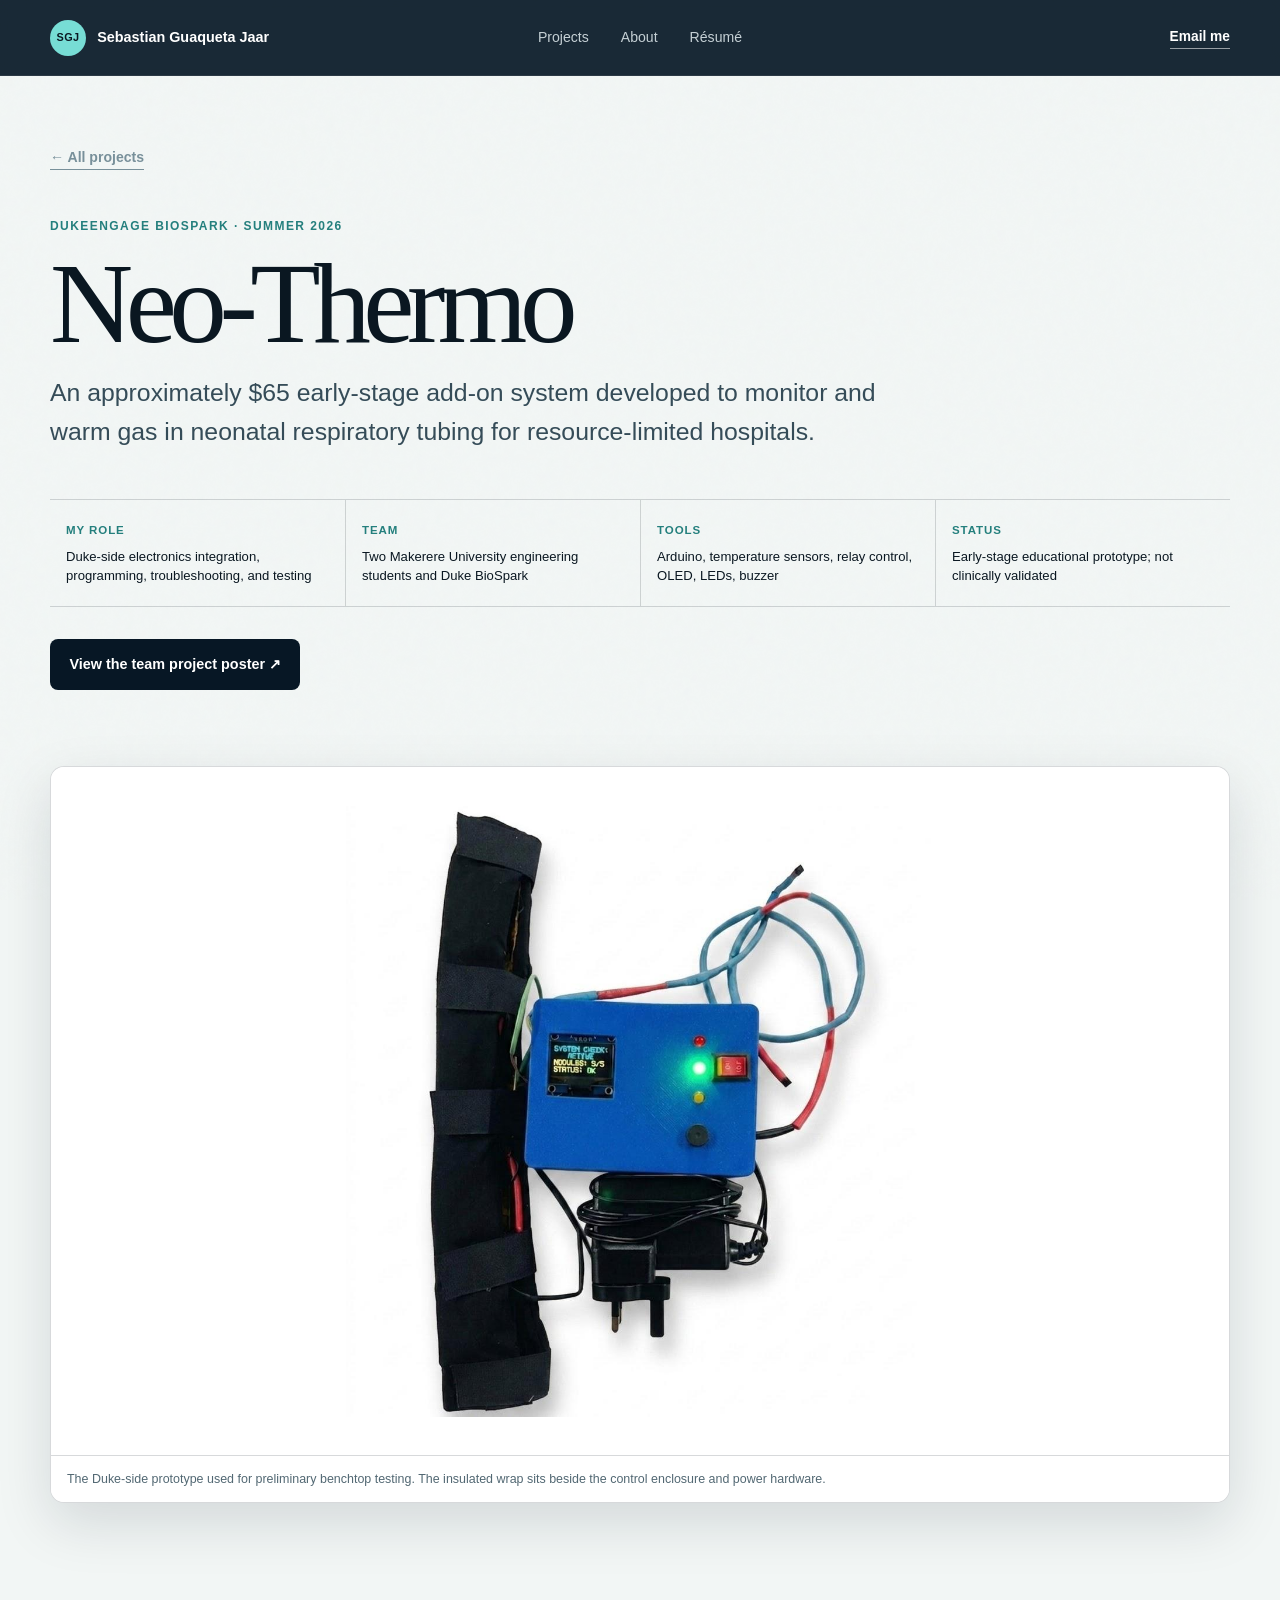
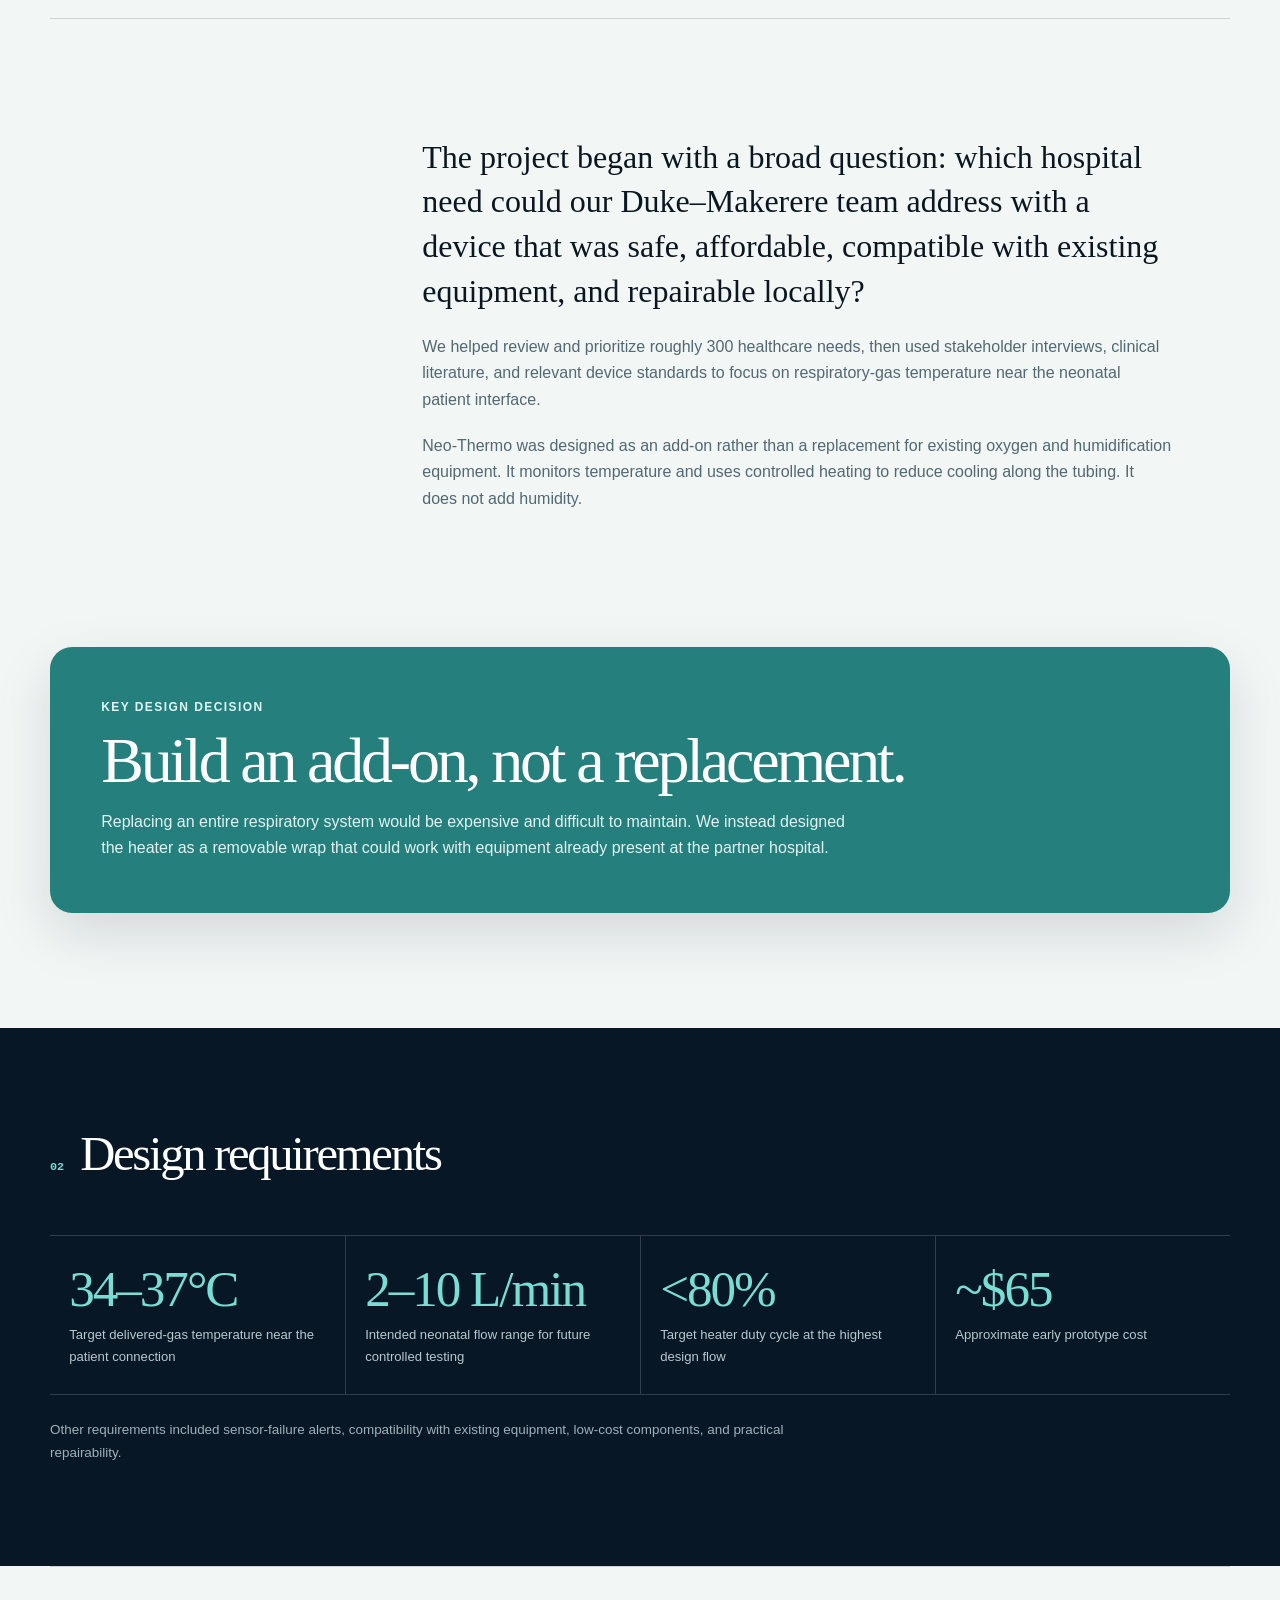
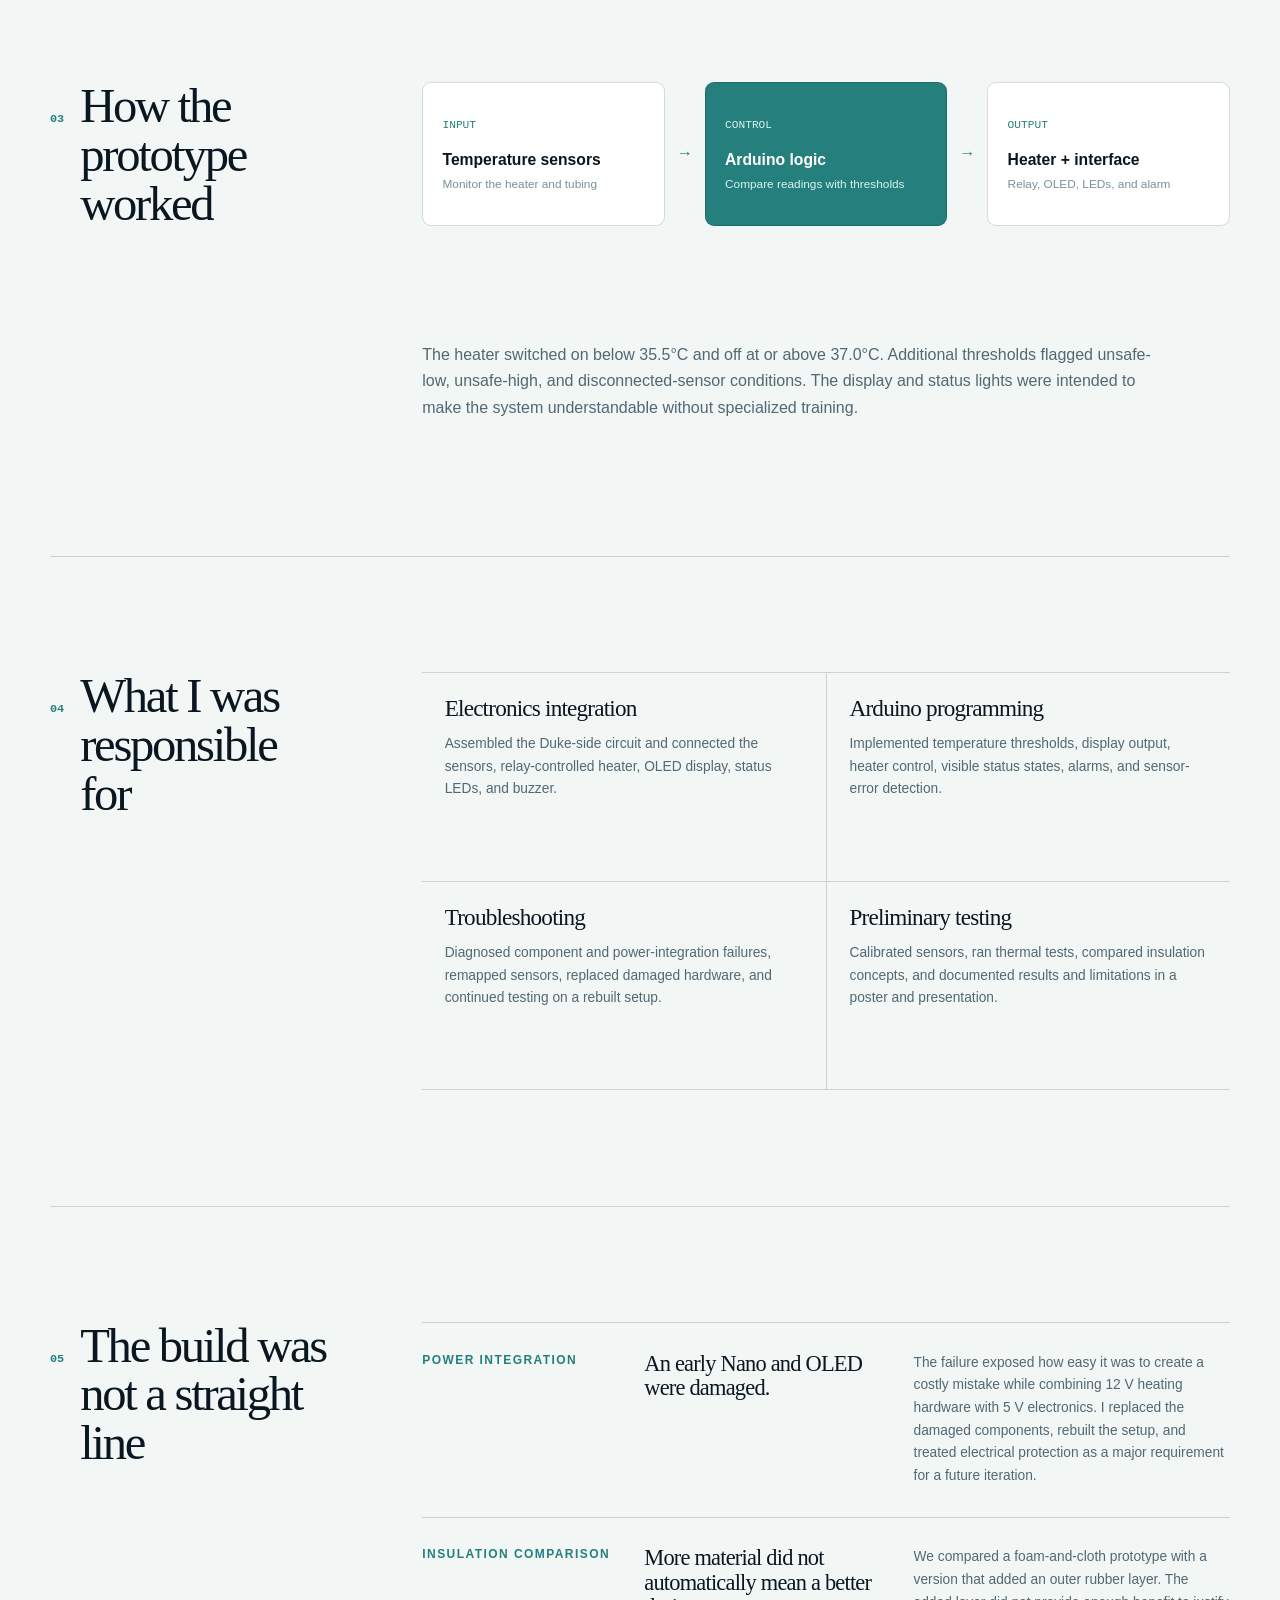
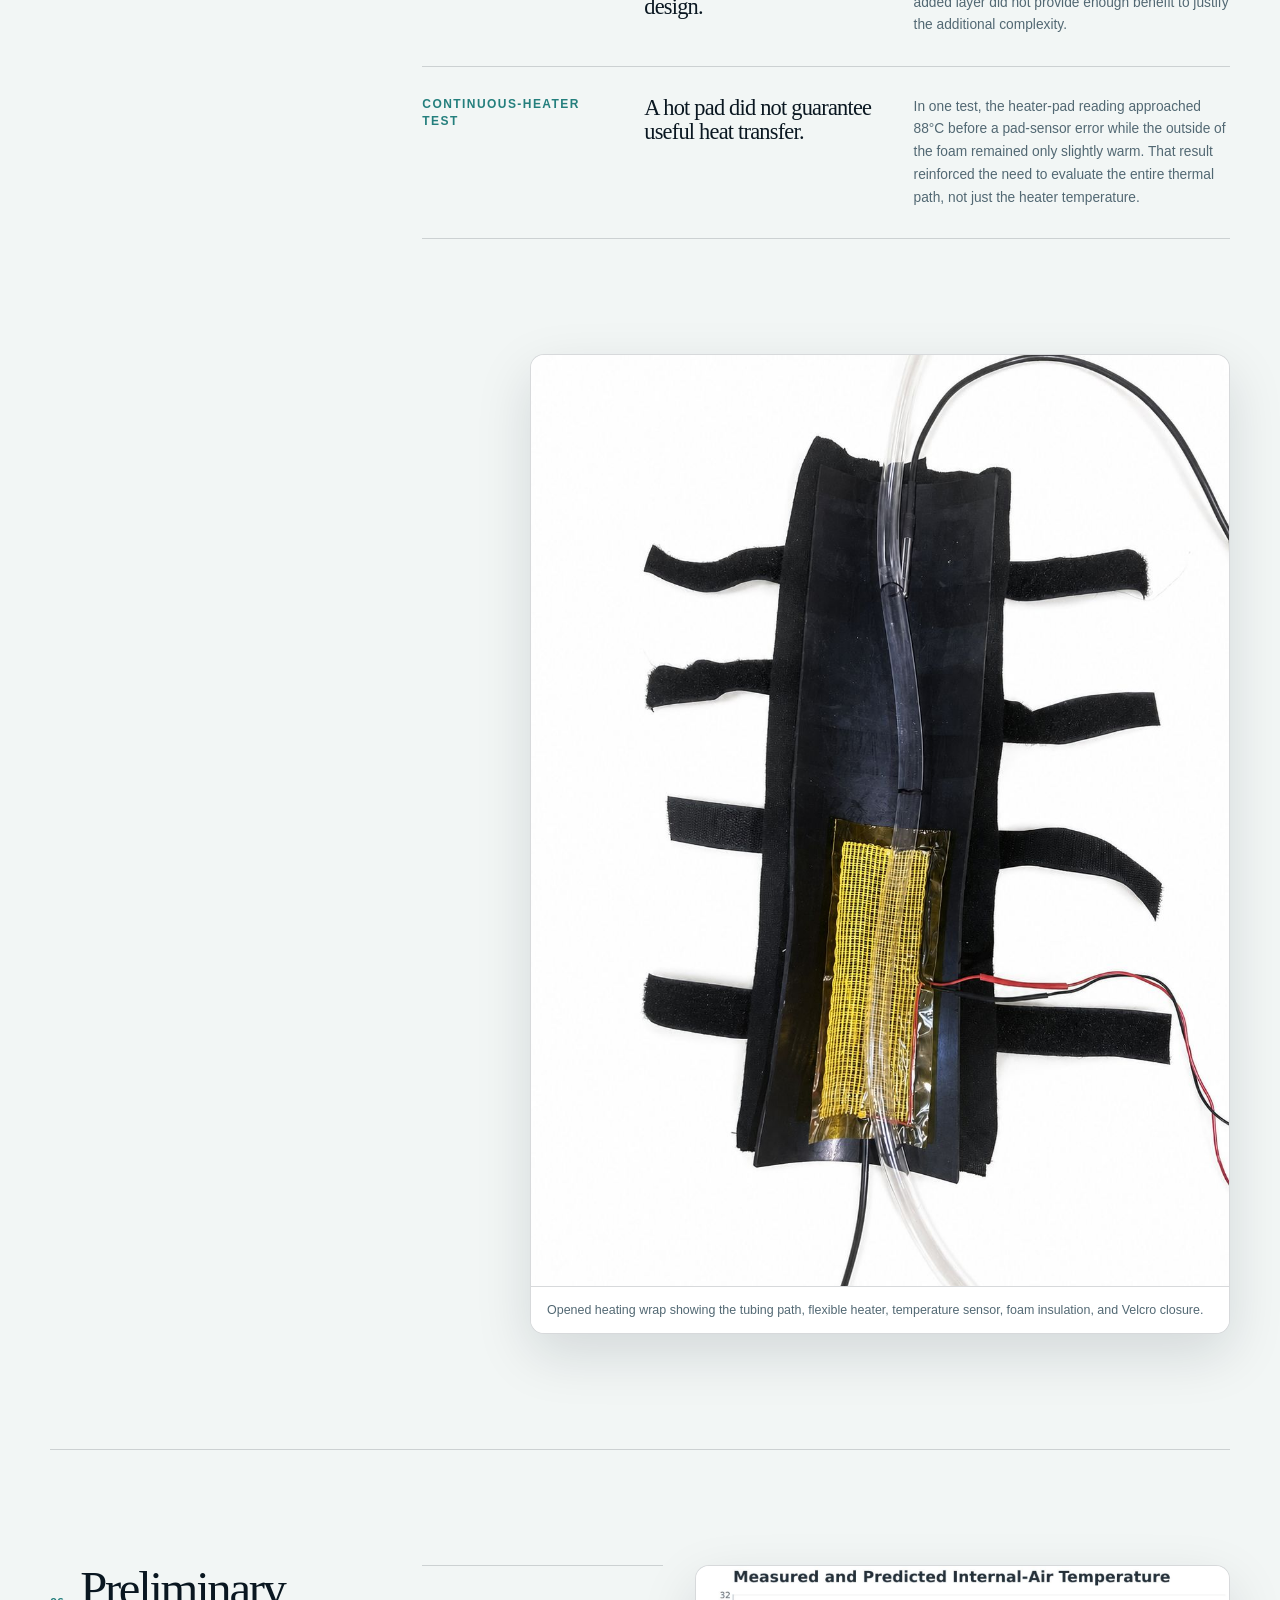
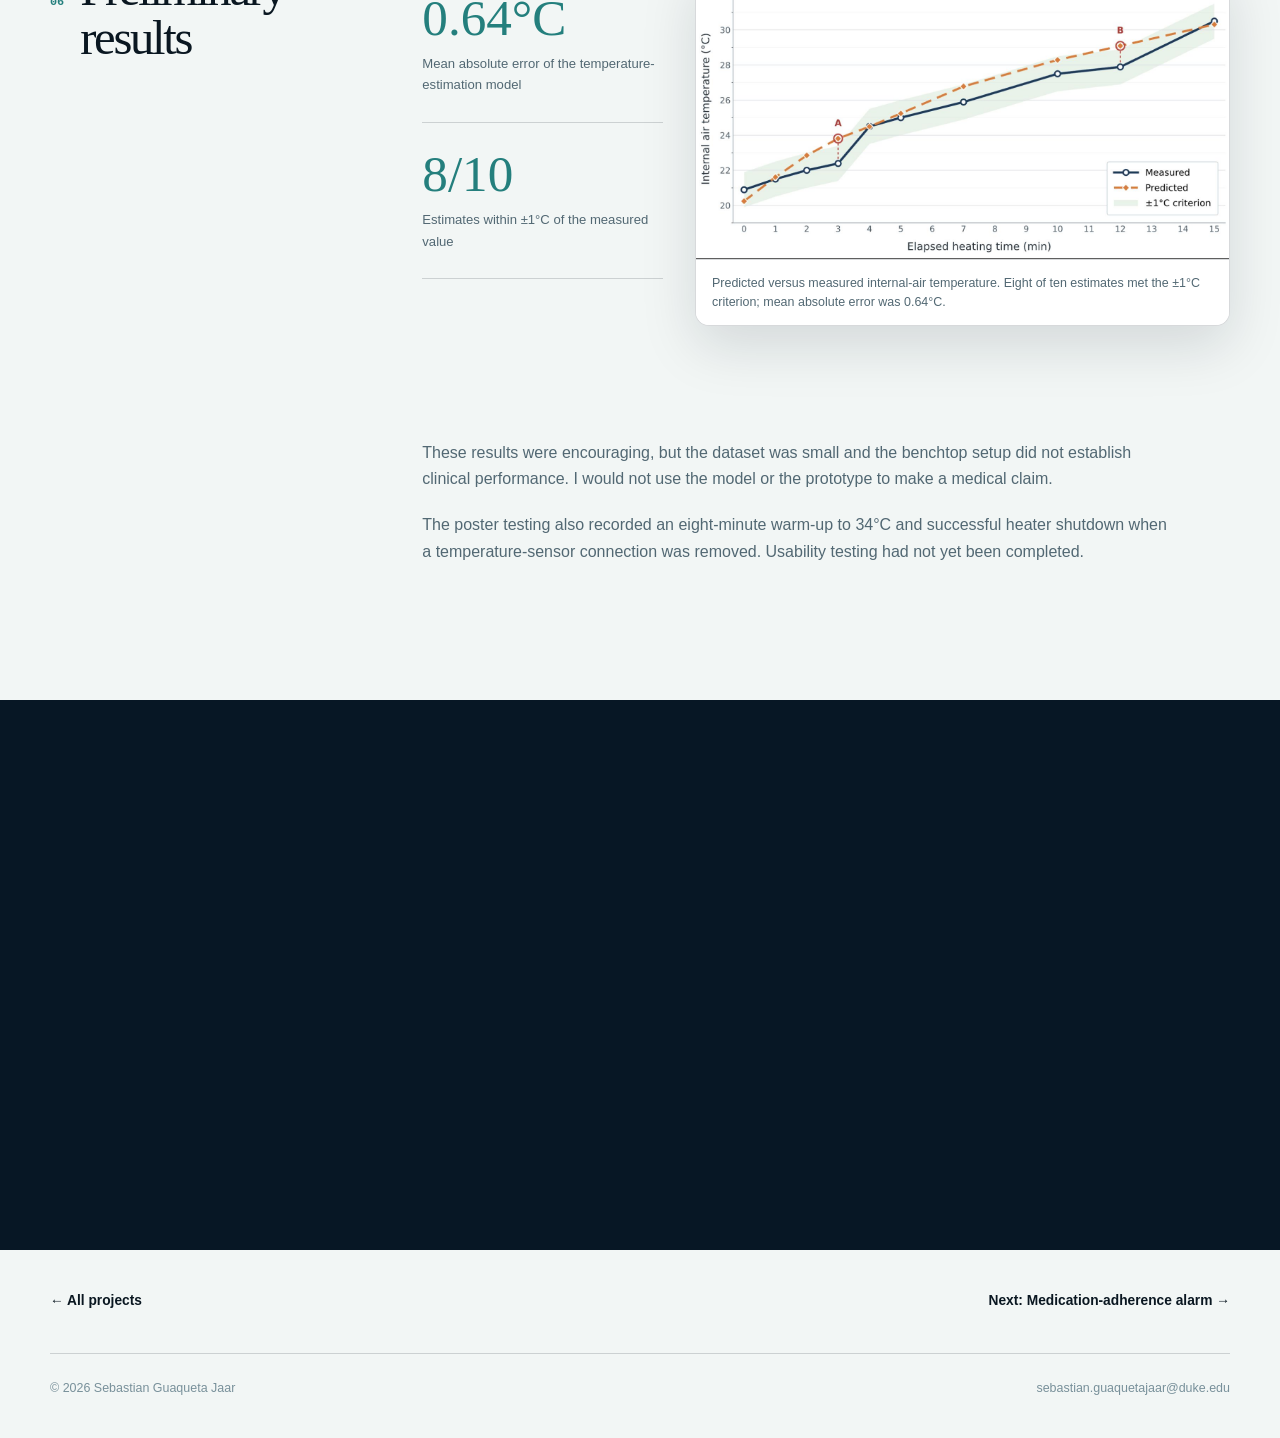
<file: projects/neo-thermo/index.html>
<!doctype html>
<html lang="en">
  <head>
    <meta charset="UTF-8" />
    <meta name="viewport" content="width=device-width, initial-scale=1.0" />
    <meta
      name="description"
      content="Neo-Thermo: Sebastian Guaqueta Jaar's work on an early-stage system for monitoring and warming gas in neonatal respiratory tubing."
    />
    <meta name="theme-color" content="#071725" />
    <meta property="og:title" content="Neo-Thermo — Sebastian Guaqueta Jaar" />
    <meta
      property="og:description"
      content="Requirements, electronics integration, troubleshooting, and preliminary thermal testing for an early-stage neonatal respiratory-gas warming concept."
    />
    <meta property="og:type" content="article" />
    <link rel="icon" href="../../assets/sgj-mark.svg" type="image/svg+xml" />
    <link rel="stylesheet" href="../../styles.css" />
    <script src="../../script.js" defer></script>
    <title>Neo-Thermo — Sebastian Guaqueta Jaar</title>
  </head>
  <body>
    <a class="skip-link" href="#main">Skip to main content</a>

    <header class="site-header" data-header>
      <a class="brand" href="../../" aria-label="Sebastian Guaqueta Jaar, home">
        <span class="brand-mark" aria-hidden="true">SGJ</span>
        <span>Sebastian Guaqueta Jaar</span>
      </a>
      <nav class="site-nav" aria-label="Primary navigation">
        <a href="../../#work">Projects</a>
        <a href="../../#about">About</a>
        <a href="../../Sebastian-Guaqueta-Jaar-Resume.pdf" download>Résumé</a>
      </nav>
      <a class="header-contact" href="mailto:sebastian.guaquetajaar@duke.edu">Email me</a>
    </header>

    <main id="main">
      <section class="case-hero page-width">
        <a class="back-link reveal" href="../../#work">← All projects</a>
        <p class="kicker reveal">DukeEngage BioSpark · Summer 2026</p>
        <h1 class="reveal">Neo-Thermo</h1>
        <p class="case-summary reveal">
          An approximately $65 early-stage add-on system developed to monitor
          and warm gas in neonatal respiratory tubing for resource-limited hospitals.
        </p>
        <dl class="case-facts reveal">
          <div>
            <dt>My role</dt>
            <dd>Duke-side electronics integration, programming, troubleshooting, and testing</dd>
          </div>
          <div>
            <dt>Team</dt>
            <dd>Two Makerere University engineering students and Duke BioSpark</dd>
          </div>
          <div>
            <dt>Tools</dt>
            <dd>Arduino, temperature sensors, relay control, OLED, LEDs, buzzer</dd>
          </div>
          <div>
            <dt>Status</dt>
            <dd>Early-stage educational prototype; not clinically validated</dd>
          </div>
        </dl>
        <div class="case-actions reveal">
          <a
            class="button button-dark"
            href="../../assets/neo-thermo-poster.pdf"
            target="_blank"
            rel="noopener noreferrer"
          >
            View the team project poster ↗
          </a>
        </div>
      </section>

      <section class="case-media-hero page-width reveal">
        <figure class="project-figure project-figure-hero">
          <img
            src="../../assets/neo-thermo-prototype.jpg"
            alt="Complete Neo-Thermo prototype with the insulated wrap, electronics enclosure, OLED display, status lights, buzzer, and power adapter"
          />
          <figcaption>
            The Duke-side prototype used for preliminary benchtop testing.
            The insulated wrap sits beside the control enclosure and power hardware.
          </figcaption>
        </figure>
      </section>

      <section class="case-section page-width">
        <div class="case-section-label reveal">
          <span>01</span>
          <h2>The need</h2>
        </div>
        <div class="case-prose reveal">
          <p class="lead">
            The project began with a broad question: which hospital need could
            our Duke–Makerere team address with a device that was safe, affordable,
            compatible with existing equipment, and repairable locally?
          </p>
          <p>
            We helped review and prioritize roughly 300 healthcare needs, then
            used stakeholder interviews, clinical literature, and relevant
            device standards to focus on respiratory-gas temperature near the
            neonatal patient interface.
          </p>
          <p>
            Neo-Thermo was designed as an add-on rather than a replacement for
            existing oxygen and humidification equipment. It monitors temperature
            and uses controlled heating to reduce cooling along the tubing. It
            does not add humidity.
          </p>
        </div>
      </section>

      <aside class="decision-section page-width reveal" aria-labelledby="neo-decision-title">
        <p class="small-label">Key design decision</p>
        <h2 id="neo-decision-title">Build an add-on, not a replacement.</h2>
        <p>
          Replacing an entire respiratory system would be expensive and difficult
          to maintain. We instead designed the heater as a removable wrap that
          could work with equipment already present at the partner hospital.
        </p>
      </aside>

      <section class="requirements-band">
        <div class="page-width">
          <div class="case-section-label light-label reveal">
            <span>02</span>
            <h2>Design requirements</h2>
          </div>
          <div class="requirements-grid reveal">
            <article>
              <h3>34–37°C</h3>
              <p>Target delivered-gas temperature near the patient connection</p>
            </article>
            <article>
              <h3>2–10 L/min</h3>
              <p>Intended neonatal flow range for future controlled testing</p>
            </article>
            <article>
              <h3>&lt;80%</h3>
              <p>Target heater duty cycle at the highest design flow</p>
            </article>
            <article>
              <h3>~$65</h3>
              <p>Approximate early prototype cost</p>
            </article>
          </div>
          <p class="band-note reveal">
            Other requirements included sensor-failure alerts, compatibility
            with existing equipment, low-cost components, and practical repairability.
          </p>
        </div>
      </section>

      <section class="case-section page-width">
        <div class="case-section-label reveal">
          <span>03</span>
          <h2>How the prototype worked</h2>
        </div>
        <div class="system-block reveal" role="img" aria-label="Temperature sensors feed Arduino control logic, which regulates the heater and drives the display and safety alerts">
          <div>
            <span>Input</span>
            <strong>Temperature sensors</strong>
            <small>Monitor the heater and tubing</small>
          </div>
          <b aria-hidden="true">→</b>
          <div>
            <span>Control</span>
            <strong>Arduino logic</strong>
            <small>Compare readings with thresholds</small>
          </div>
          <b aria-hidden="true">→</b>
          <div>
            <span>Output</span>
            <strong>Heater + interface</strong>
            <small>Relay, OLED, LEDs, and alarm</small>
          </div>
        </div>
        <div class="case-prose offset-prose reveal">
          <p>
            The heater switched on below 35.5°C and off at or above 37.0°C.
            Additional thresholds flagged unsafe-low, unsafe-high, and
            disconnected-sensor conditions. The display and status lights were
            intended to make the system understandable without specialized training.
          </p>
        </div>
      </section>

      <section class="case-section page-width">
        <div class="case-section-label reveal">
          <span>04</span>
          <h2>What I was responsible for</h2>
        </div>
        <div class="contribution-grid reveal">
          <article>
            <h3>Electronics integration</h3>
            <p>
              Assembled the Duke-side circuit and connected the sensors,
              relay-controlled heater, OLED display, status LEDs, and buzzer.
            </p>
          </article>
          <article>
            <h3>Arduino programming</h3>
            <p>
              Implemented temperature thresholds, display output, heater control,
              visible status states, alarms, and sensor-error detection.
            </p>
          </article>
          <article>
            <h3>Troubleshooting</h3>
            <p>
              Diagnosed component and power-integration failures, remapped sensors,
              replaced damaged hardware, and continued testing on a rebuilt setup.
            </p>
          </article>
          <article>
            <h3>Preliminary testing</h3>
            <p>
              Calibrated sensors, ran thermal tests, compared insulation concepts,
              and documented results and limitations in a poster and presentation.
            </p>
          </article>
        </div>
      </section>

      <section class="case-section page-width">
        <div class="case-section-label reveal">
          <span>05</span>
          <h2>The build was not a straight line</h2>
        </div>
        <div class="build-log reveal">
          <article>
            <p class="log-step">Power integration</p>
            <h3>An early Nano and OLED were damaged.</h3>
            <p>
              The failure exposed how easy it was to create a costly mistake
              while combining 12 V heating hardware with 5 V electronics.
              I replaced the damaged components, rebuilt the setup, and treated
              electrical protection as a major requirement for a future iteration.
            </p>
          </article>
          <article>
            <p class="log-step">Insulation comparison</p>
            <h3>More material did not automatically mean a better design.</h3>
            <p>
              We compared a foam-and-cloth prototype with a version that added
              an outer rubber layer. The added layer did not provide enough benefit
              to justify the additional complexity.
            </p>
          </article>
          <article>
            <p class="log-step">Continuous-heater test</p>
            <h3>A hot pad did not guarantee useful heat transfer.</h3>
            <p>
              In one test, the heater-pad reading approached 88°C before a pad-sensor
              error while the outside of the foam remained only slightly warm.
              That result reinforced the need to evaluate the entire thermal path,
              not just the heater temperature.
            </p>
          </article>
        </div>
      </section>

      <section class="single-project-figure page-width">
        <figure class="project-figure reveal">
          <img
            src="../../assets/neo-thermo-heating-wrap.jpg"
            alt="Opened Neo-Thermo heating wrap showing respiratory tubing, temperature sensor, flexible heater, foam insulation, and Velcro straps"
            loading="lazy"
          />
          <figcaption>
            Opened heating wrap showing the tubing path, flexible heater,
            temperature sensor, foam insulation, and Velcro closure.
          </figcaption>
        </figure>
      </section>

      <section class="results-section page-width">
        <div class="case-section-label reveal">
          <span>06</span>
          <h2>Preliminary results</h2>
        </div>
        <div class="results-layout">
          <div class="results-numbers reveal">
            <article>
              <strong>0.64°C</strong>
              <span>Mean absolute error of the temperature-estimation model</span>
            </article>
            <article>
              <strong>8/10</strong>
              <span>Estimates within ±1°C of the measured value</span>
            </article>
          </div>
          <figure class="project-figure graph-figure reveal">
            <img
              src="../../assets/neo-thermo-temperature-graph.jpg"
              alt="Line graph comparing measured and predicted internal air temperature over 15 minutes, with a shaded plus-or-minus one degree Celsius criterion"
              loading="lazy"
            />
            <figcaption>
              Predicted versus measured internal-air temperature. Eight of ten
              estimates met the ±1°C criterion; mean absolute error was 0.64°C.
            </figcaption>
          </figure>
        </div>
        <div class="case-prose offset-prose reveal">
          <p>
            These results were encouraging, but the dataset was small and the
            benchtop setup did not establish clinical performance. I would not
            use the model or the prototype to make a medical claim.
          </p>
          <p>
            The poster testing also recorded an eight-minute warm-up to 34°C
            and successful heater shutdown when a temperature-sensor connection
            was removed. Usability testing had not yet been completed.
          </p>
        </div>
      </section>

      <section class="next-section">
        <div class="page-width next-layout">
          <div class="case-section-label light-label reveal">
            <span>07</span>
            <h2>What I would do next</h2>
          </div>
          <ol class="next-list reveal">
            <li>
              <span>01</span>
              <p>Test delivered-gas temperature across controlled flow rates from 2–10 L/min.</p>
            </li>
            <li>
              <span>02</span>
              <p>Redesign the thermal path so heat transfer is useful without allowing unsafe local temperatures.</p>
            </li>
            <li>
              <span>03</span>
              <p>Add more formal electrical protection, fault testing, and independent temperature cutoffs.</p>
            </li>
            <li>
              <span>04</span>
              <p>Evaluate the system with the humidification equipment and tubing used by the intended hospital partners.</p>
            </li>
            <li>
              <span>05</span>
              <p>Expand the test dataset before revising or relying on the temperature-estimation model.</p>
            </li>
          </ol>
        </div>
      </section>

      <nav class="case-navigation page-width" aria-label="Project navigation">
        <a href="../../#work">← All projects</a>
        <a href="../medication-adherence/">Next: Medication-adherence alarm →</a>
      </nav>
    </main>

    <footer class="site-footer page-width">
      <p>© <span data-year>2026</span> Sebastian Guaqueta Jaar</p>
      <a href="mailto:sebastian.guaquetajaar@duke.edu">sebastian.guaquetajaar@duke.edu</a>
    </footer>
  </body>
</html>
</file>
<file: styles.css>
:root {
  --ink: #0a1721;
  --navy: #071725;
  --navy-2: #0d2638;
  --blue: #1261a6;
  --teal: #247f7d;
  --cyan: #77ddd5;
  --paper: #f2f6f5;
  --white: #ffffff;
  --muted: #526873;
  --faint: #78909a;
  --line: rgba(10, 23, 33, 0.16);
  --line-light: rgba(255, 255, 255, 0.17);
  --amber: #f0b35b;
  --serif: "Iowan Old Style", "Palatino Linotype", "Book Antiqua", Palatino, Georgia, serif;
  --sans: "Avenir Next", Avenir, "Segoe UI", Helvetica, Arial, sans-serif;
  --mono: ui-monospace, SFMono-Regular, Menlo, Monaco, Consolas, monospace;
  --page: 1180px;
  --radius: 14px;
  --radius-large: 22px;
  --shadow: 0 20px 55px rgba(7, 23, 37, 0.13);
}

* {
  box-sizing: border-box;
}

html {
  scroll-behavior: smooth;
  scroll-padding-top: 6.5rem;
}

body {
  margin: 0;
  min-width: 320px;
  color: var(--ink);
  background: var(--paper);
  font-family: var(--sans);
  font-size: 1rem;
  line-height: 1.65;
  text-rendering: optimizeLegibility;
}

body::before {
  position: fixed;
  inset: 0;
  z-index: -1;
  content: "";
  opacity: 0.02;
  background-image: url("data:image/svg+xml,%3Csvg viewBox='0 0 120 120' xmlns='http://www.w3.org/2000/svg'%3E%3Cfilter id='n'%3E%3CfeTurbulence type='fractalNoise' baseFrequency='.82' numOctaves='3' stitchTiles='stitch'/%3E%3C/filter%3E%3Crect width='100%25' height='100%25' filter='url(%23n)'/%3E%3C/svg%3E");
  pointer-events: none;
}

a {
  color: inherit;
  text-decoration: none;
}

button,
a {
  -webkit-tap-highlight-color: transparent;
}

::selection {
  color: var(--ink);
  background: var(--cyan);
}

:focus-visible {
  outline: 3px solid var(--amber);
  outline-offset: 4px;
}

.skip-link {
  position: fixed;
  top: 0.75rem;
  left: 0.75rem;
  z-index: 1000;
  padding: 0.65rem 0.9rem;
  color: var(--ink);
  background: var(--cyan);
  border-radius: 7px;
  font-weight: 750;
  transform: translateY(-160%);
  transition: transform 160ms ease;
}

.skip-link:focus {
  transform: translateY(0);
}

.page-width {
  width: min(calc(100% - 3rem), var(--page));
  margin-inline: auto;
}

.site-header {
  position: fixed;
  top: 0;
  right: 0;
  left: 0;
  z-index: 100;
  display: grid;
  grid-template-columns: 1fr auto 1fr;
  gap: 2rem;
  width: 100%;
  min-height: 4.75rem;
  padding: 0.75rem max(1.5rem, calc((100vw - var(--page)) / 2));
  color: var(--white);
  background: rgba(7, 23, 37, 0.92);
  border-bottom: 1px solid rgba(255, 255, 255, 0.08);
  align-items: center;
  backdrop-filter: blur(16px);
  transition: background-color 160ms ease, box-shadow 160ms ease;
}

.site-header.is-scrolled {
  background: rgba(7, 23, 37, 0.98);
  box-shadow: 0 8px 30px rgba(7, 23, 37, 0.14);
}

.brand {
  display: inline-flex;
  gap: 0.7rem;
  align-items: center;
  justify-self: start;
  font-size: 0.9rem;
  font-weight: 700;
}

.brand-mark {
  display: grid;
  width: 2.25rem;
  height: 2.25rem;
  color: var(--ink);
  background: var(--cyan);
  border-radius: 50%;
  place-items: center;
  font-size: 0.68rem;
  font-weight: 850;
  letter-spacing: 0.04em;
}

.site-nav {
  display: flex;
  gap: 2rem;
  color: #c5d0d5;
  justify-self: center;
  font-size: 0.88rem;
}

.site-nav a,
.header-contact {
  transition: color 150ms ease;
}

.site-nav a:hover,
.site-nav a:focus-visible,
.header-contact:hover,
.header-contact:focus-visible {
  color: var(--cyan);
}

.header-contact {
  justify-self: end;
  color: var(--white);
  border-bottom: 1px solid rgba(255, 255, 255, 0.55);
  font-size: 0.86rem;
  font-weight: 700;
}

.kicker,
.small-label,
.project-context,
.ongoing-date,
.log-step {
  margin: 0;
  color: var(--teal);
  font-size: 0.75rem;
  font-weight: 800;
  letter-spacing: 0.12em;
  line-height: 1.45;
  text-transform: uppercase;
}

.home-hero {
  display: grid;
  grid-template-columns: minmax(0, 1.35fr) minmax(330px, 0.65fr);
  gap: clamp(3rem, 7vw, 7rem);
  padding-top: clamp(10rem, 18vh, 13rem);
  padding-bottom: clamp(6rem, 11vw, 9rem);
  align-items: end;
}

.home-hero h1 {
  margin: 1rem 0 1.25rem;
  font-family: var(--serif);
  font-size: clamp(4rem, 8vw, 7.6rem);
  font-weight: 500;
  letter-spacing: -0.06em;
  line-height: 0.95;
}

.hero-intro {
  max-width: 740px;
  margin: 0;
  color: #354c58;
  font-size: clamp(1.15rem, 1.7vw, 1.4rem);
  line-height: 1.65;
}

.hero-links,
.case-actions,
.contact-links {
  display: flex;
  flex-wrap: wrap;
  gap: 1rem;
  align-items: center;
}

.hero-links {
  margin-top: 2rem;
}

.button {
  display: inline-flex;
  min-height: 3.15rem;
  padding: 0.78rem 1.15rem;
  border: 1px solid transparent;
  border-radius: 8px;
  align-items: center;
  justify-content: center;
  font-size: 0.9rem;
  font-weight: 750;
  line-height: 1.25;
  transition: background-color 150ms ease, color 150ms ease, transform 150ms ease;
}

.button:hover {
  transform: translateY(-2px);
}

.button-dark {
  color: var(--white);
  background: var(--navy);
}

.button-dark:hover {
  background: var(--navy-2);
}

.button-light {
  color: var(--navy);
  background: var(--white);
}

.button-light:hover {
  background: var(--cyan);
}

.plain-link,
.project-link,
.back-link {
  display: inline-flex;
  gap: 0.45rem;
  border-bottom: 1px solid currentColor;
  align-items: center;
  font-size: 0.88rem;
  font-weight: 750;
}

.plain-link:hover,
.project-link:hover,
.back-link:hover {
  color: var(--teal);
}

.current-card {
  padding: 1.55rem;
  color: var(--white);
  background: var(--navy);
  border-radius: var(--radius);
  box-shadow: var(--shadow);
}

.current-card .small-label {
  color: var(--cyan);
}

.current-card dl {
  margin: 1.4rem 0 0;
}

.current-card dl > div {
  display: grid;
  grid-template-columns: 6.3rem 1fr;
  gap: 0.8rem;
  padding: 0.95rem 0;
  border-top: 1px solid var(--line-light);
}

.current-card dt {
  color: #91a8b2;
  font-size: 0.76rem;
  font-weight: 700;
}

.current-card dd {
  margin: 0;
  font-size: 0.86rem;
  line-height: 1.45;
}

.work,
.ongoing,
.about {
  padding-top: clamp(6rem, 10vw, 9rem);
  padding-bottom: clamp(6rem, 10vw, 9rem);
}

.work {
  border-top: 1px solid var(--line);
}

.section-intro {
  display: grid;
  grid-template-columns: minmax(140px, 0.3fr) minmax(330px, 0.8fr) minmax(240px, 0.5fr);
  gap: clamp(1.5rem, 4vw, 4rem);
  margin-bottom: clamp(3rem, 6vw, 5rem);
  align-items: start;
}

.section-intro h2,
.about-copy h2,
.contact-inner h2,
.case-section-label h2,
.paper-callout h2 {
  margin: 0;
  font-family: var(--serif);
  font-size: clamp(2.45rem, 4.7vw, 4.7rem);
  font-weight: 500;
  letter-spacing: -0.047em;
  line-height: 1;
}

.section-intro > p:last-child {
  margin: 0.25rem 0 0;
  color: var(--muted);
}

.feature-card {
  display: grid;
  grid-template-columns: minmax(350px, 1.05fr) minmax(0, 0.95fr);
  gap: clamp(2rem, 5vw, 5rem);
  padding: 1.5rem 0 clamp(5rem, 8vw, 7rem);
  border-top: 1px solid var(--line);
  align-items: center;
}

.feature-media {
  min-height: 34rem;
}

.card-media {
  min-height: 21rem;
  aspect-ratio: 16 / 10;
}

.project-cover {
  position: relative;
  display: block;
  overflow: hidden;
  background: #e4ebea;
  border: 1px solid var(--line);
  border-radius: var(--radius);
  box-shadow: var(--shadow);
}

.project-cover img {
  position: absolute;
  inset: 0;
  width: 100%;
  height: 100%;
  object-fit: cover;
  transition: transform 220ms ease;
}

.project-cover-contain img {
  padding: clamp(1rem, 3vw, 2.5rem);
  background: var(--white);
  object-fit: contain;
}

.project-cover:hover img {
  transform: scale(1.015);
}

.cover-label {
  position: absolute;
  right: 0.85rem;
  bottom: 0.85rem;
  left: 0.85rem;
  padding: 0.65rem 0.8rem;
  color: var(--white);
  background: rgba(7, 23, 37, 0.88);
  border: 1px solid rgba(255, 255, 255, 0.15);
  border-radius: 8px;
  font-size: 0.75rem;
  font-weight: 750;
  line-height: 1.35;
  backdrop-filter: blur(9px);
}

.research-cover {
  display: flex;
  min-height: 21rem;
  padding: 1.4rem;
  color: var(--white);
  background:
    linear-gradient(135deg, rgba(119, 221, 213, 0.15), transparent 44%),
    var(--navy);
  border-radius: var(--radius);
  box-shadow: var(--shadow);
  flex-direction: column;
  justify-content: space-between;
  transition: transform 180ms ease, box-shadow 180ms ease;
}

.research-cover:hover {
  box-shadow: 0 24px 65px rgba(7, 23, 37, 0.2);
  transform: translateY(-3px);
}

.research-cover-top,
.research-cover-foot {
  color: var(--cyan);
  font-size: 0.72rem;
  font-weight: 800;
  letter-spacing: 0.1em;
  text-transform: uppercase;
}

.research-cover > strong {
  max-width: 26rem;
  font-family: var(--serif);
  font-size: clamp(2rem, 3.5vw, 3.2rem);
  font-weight: 500;
  letter-spacing: -0.04em;
  line-height: 1;
}

.research-cover dl {
  display: grid;
  grid-template-columns: repeat(3, 1fr);
  margin: 0;
  border-top: 1px solid var(--line-light);
  border-bottom: 1px solid var(--line-light);
}

.research-cover dl > div {
  padding: 0.85rem 0.4rem;
}

.research-cover dl > div + div {
  border-left: 1px solid var(--line-light);
}

.research-cover dt {
  font-family: var(--serif);
  font-size: 1.5rem;
  line-height: 1;
}

.research-cover dd {
  margin: 0.35rem 0 0;
  color: #acbdc4;
  font-size: 0.7rem;
}

.feature-copy h3,
.card-copy h3,
.ongoing-item h3,
.contribution-grid h3,
.build-log h3,
.research-process h3 {
  margin: 0;
  font-family: var(--serif);
  font-weight: 500;
  letter-spacing: -0.035em;
  line-height: 1.08;
}

.feature-copy h3 {
  margin-top: 0.8rem;
  font-size: clamp(3rem, 5vw, 5.4rem);
}

.feature-copy > p:not(.project-context):not(.role-note) {
  max-width: 610px;
  color: #3d535e;
  font-size: 1.04rem;
}

.quick-results {
  display: grid;
  grid-template-columns: repeat(3, 1fr);
  margin: 2rem 0;
  border-top: 1px solid var(--line);
  border-bottom: 1px solid var(--line);
}

.quick-results > div {
  padding: 1.1rem 0.6rem;
}

.quick-results > div + div {
  border-left: 1px solid var(--line);
}

.quick-results dt {
  font-family: var(--serif);
  font-size: 1.65rem;
  line-height: 1;
}

.quick-results dd {
  margin: 0.45rem 0 0;
  color: var(--faint);
  font-size: 0.72rem;
  line-height: 1.35;
}

.role-note {
  margin: 1.4rem 0;
  color: var(--muted);
  font-size: 0.88rem;
}

.role-note strong {
  color: var(--ink);
}

.project-link {
  margin-top: 0.4rem;
  color: var(--teal);
}

.project-card-grid {
  display: grid;
  grid-template-columns: repeat(2, 1fr);
  gap: clamp(2rem, 4vw, 4rem);
}

.project-card {
  padding-top: 1.3rem;
  border-top: 1px solid var(--line);
}

.card-copy {
  padding-top: 1.7rem;
}

.card-copy h3 {
  margin-top: 0.75rem;
  font-size: clamp(2rem, 3.3vw, 3.2rem);
}

.card-copy > p:not(.project-context):not(.role-note) {
  color: var(--muted);
}

.ongoing {
  border-top: 1px solid var(--line);
}

.compact-intro {
  margin-bottom: 2.5rem;
}

.ongoing-list {
  border-top: 1px solid var(--line);
}

.ongoing-item {
  display: grid;
  grid-template-columns: 10rem minmax(0, 1fr) minmax(180px, 0.42fr);
  gap: 2rem;
  padding: 2.2rem 0;
  border-bottom: 1px solid var(--line);
  align-items: start;
}

.ongoing-date {
  color: var(--faint);
  font-size: 0.72rem;
}

.ongoing-item h3 {
  font-size: clamp(1.55rem, 2.3vw, 2.2rem);
}

.ongoing-org {
  margin: 0.35rem 0 0.8rem;
  color: var(--teal);
  font-size: 0.82rem;
  font-weight: 750;
}

.ongoing-item div > p:last-child {
  margin: 0;
  color: var(--muted);
  font-size: 0.9rem;
}

.ongoing-figure {
  grid-column: 2 / -1;
  margin: 0.5rem 0 0;
  overflow: hidden;
  background: var(--white);
  border: 1px solid var(--line);
  border-radius: var(--radius);
}

.ongoing-figure img {
  display: block;
  width: 100%;
  height: auto;
}

.ongoing-figure figcaption,
.project-figure figcaption {
  padding: 0.85rem 1rem;
  color: var(--muted);
  background: var(--white);
  border-top: 1px solid var(--line);
  font-size: 0.78rem;
  line-height: 1.5;
}

.simple-tags {
  display: flex;
  gap: 0.42rem;
  margin: 0;
  padding: 0;
  flex-wrap: wrap;
  list-style: none;
}

.simple-tags li {
  padding: 0.32rem 0.55rem;
  color: #3e5661;
  border: 1px solid var(--line);
  border-radius: 999px;
  font-size: 0.7rem;
  font-weight: 700;
}

.about {
  display: grid;
  grid-template-columns: minmax(0, 1.05fr) minmax(320px, 0.65fr);
  gap: clamp(3rem, 8vw, 8rem);
  padding-top: 0;
  align-items: start;
}

.about-copy h2 {
  max-width: 650px;
  margin-top: 1rem;
}

.about-copy > p:not(.kicker) {
  max-width: 710px;
  color: #3d535e;
  font-size: 1.03rem;
}

.skills-card {
  padding: 1.8rem;
  color: var(--white);
  background: var(--navy);
  border-radius: var(--radius);
}

.skills-card > h3 {
  margin: 0 0 1.3rem;
  font-family: var(--serif);
  font-size: 2rem;
  font-weight: 500;
}

.skill-group {
  padding: 1rem 0;
  border-top: 1px solid var(--line-light);
}

.skill-group h4 {
  margin: 0 0 0.35rem;
  color: var(--cyan);
  font-size: 0.78rem;
  letter-spacing: 0.04em;
}

.skill-group p {
  margin: 0;
  color: #c5d1d6;
  font-size: 0.85rem;
}

.contact {
  padding-bottom: 2rem;
}

.contact-inner {
  padding: clamp(2.5rem, 6vw, 5rem);
  color: var(--white);
  background: var(--teal);
  border-radius: var(--radius-large);
}

.contact-inner .kicker {
  color: var(--white);
}

.contact-inner h2 {
  margin-top: 1rem;
}

.contact-inner > p:not(.kicker) {
  max-width: 700px;
  color: #e3f2f0;
  font-size: 1.04rem;
}

.contact-links {
  margin-top: 2rem;
}

.plain-link-light {
  color: var(--white);
}

.plain-link-light:hover {
  color: var(--navy);
}

.site-footer {
  display: flex;
  gap: 1.5rem;
  padding-top: 1.5rem;
  padding-bottom: 2.5rem;
  color: var(--faint);
  justify-content: space-between;
  font-size: 0.78rem;
}

.site-footer p {
  margin: 0;
}

.site-footer a:hover {
  color: var(--teal);
}

/* Project pages */

.case-hero {
  padding-top: clamp(9rem, 15vh, 11rem);
  padding-bottom: clamp(3.5rem, 6vw, 5.5rem);
}

.back-link {
  margin-bottom: 3rem;
  color: var(--faint);
}

.case-hero h1 {
  max-width: 1050px;
  margin: 1rem 0 1.2rem;
  font-family: var(--serif);
  font-size: clamp(4.1rem, 9vw, 8.8rem);
  font-weight: 500;
  letter-spacing: -0.065em;
  line-height: 0.9;
}

.case-summary {
  max-width: 840px;
  margin: 0;
  color: #354c58;
  font-size: clamp(1.2rem, 2vw, 1.55rem);
  line-height: 1.55;
}

.case-facts {
  display: grid;
  grid-template-columns: repeat(4, 1fr);
  margin: 3rem 0 0;
  border-top: 1px solid var(--line);
  border-bottom: 1px solid var(--line);
}

.case-facts > div {
  padding: 1.3rem 1rem;
}

.case-facts > div + div {
  border-left: 1px solid var(--line);
}

.case-facts dt {
  margin-bottom: 0.45rem;
  color: var(--teal);
  font-size: 0.72rem;
  font-weight: 800;
  letter-spacing: 0.08em;
  text-transform: uppercase;
}

.case-facts dd {
  margin: 0;
  font-size: 0.82rem;
  line-height: 1.45;
}

.case-actions {
  margin-top: 2rem;
}

.case-media-hero {
  padding-bottom: clamp(5rem, 9vw, 8rem);
}

.project-figure {
  margin: 0;
  overflow: hidden;
  background: var(--white);
  border: 1px solid var(--line);
  border-radius: var(--radius);
  box-shadow: var(--shadow);
}

.project-figure img {
  display: block;
  width: 100%;
  height: auto;
  background: var(--white);
}

.project-figure-hero img {
  max-height: 43rem;
  padding: clamp(1rem, 3vw, 2.5rem);
  object-fit: contain;
}

.case-media-grid {
  display: grid;
  gap: clamp(1.5rem, 4vw, 3rem);
}

.case-media-grid-split {
  grid-template-columns: minmax(0, 1.15fr) minmax(280px, 0.85fr);
}

.case-media-grid-split .project-figure {
  display: grid;
  grid-template-rows: minmax(24rem, 1fr) auto;
}

.case-media-grid-split .project-figure img {
  width: 100%;
  height: 100%;
  object-fit: contain;
}

.case-section,
.results-section {
  display: grid;
  grid-template-columns: minmax(150px, 0.35fr) minmax(0, 1fr);
  gap: clamp(2rem, 7vw, 7rem);
  padding-top: clamp(5rem, 9vw, 8rem);
  padding-bottom: clamp(5rem, 9vw, 8rem);
  border-top: 1px solid var(--line);
  align-items: start;
}

.case-section-label {
  display: flex;
  gap: 1rem;
  align-items: baseline;
}

.case-section-label > span {
  color: var(--teal);
  font-family: var(--mono);
  font-size: 0.74rem;
  font-weight: 700;
}

.case-section-label h2 {
  font-size: clamp(2rem, 3.8vw, 3.8rem);
}

.case-prose {
  max-width: 750px;
}

.case-prose p {
  margin: 0 0 1.25rem;
  color: var(--muted);
  font-size: 1rem;
}

.case-prose .lead {
  color: var(--ink);
  font-family: var(--serif);
  font-size: clamp(1.5rem, 2.5vw, 2.2rem);
  line-height: 1.4;
}

.offset-prose {
  grid-column: 2;
  margin-top: 1.5rem;
}

.decision-section {
  margin-bottom: clamp(5rem, 9vw, 8rem);
  padding: clamp(2rem, 4vw, 3.5rem);
  color: var(--white);
  background: var(--teal);
  border-radius: var(--radius-large);
  box-shadow: var(--shadow);
}

.decision-section .small-label {
  color: #dff8f5;
}

.decision-section h2 {
  max-width: 820px;
  margin: 0.8rem 0 1rem;
  font-family: var(--serif);
  font-size: clamp(2.3rem, 5vw, 4.8rem);
  font-weight: 500;
  letter-spacing: -0.05em;
  line-height: 1;
}

.decision-section p:last-child {
  max-width: 760px;
  margin: 0;
  color: #e2f4f2;
}

.requirements-band,
.next-section,
.paper-callout {
  color: var(--white);
  background: var(--navy);
}

.requirements-band {
  padding-top: clamp(5rem, 8vw, 7rem);
  padding-bottom: clamp(5rem, 8vw, 7rem);
}

.light-label > span {
  color: var(--cyan);
}

.requirements-grid {
  display: grid;
  grid-template-columns: repeat(4, 1fr);
  margin-top: 3.5rem;
  border-top: 1px solid var(--line-light);
  border-bottom: 1px solid var(--line-light);
}

.requirements-grid article {
  padding: 1.7rem 1.2rem;
}

.requirements-grid article + article {
  border-left: 1px solid var(--line-light);
}

.requirements-grid h3 {
  margin: 0 0 0.6rem;
  color: var(--cyan);
  font-family: var(--serif);
  font-size: clamp(2.3rem, 4vw, 3.8rem);
  font-weight: 500;
  letter-spacing: -0.04em;
  line-height: 1;
}

.requirements-grid p {
  margin: 0;
  color: #b9c8ce;
  font-size: 0.82rem;
}

.band-note {
  max-width: 800px;
  margin: 1.5rem 0 0;
  color: #9fb1b9;
  font-size: 0.84rem;
}

.system-block {
  display: grid;
  grid-column: 2;
  grid-template-columns: 1fr 2.5rem 1fr 2.5rem 1fr;
  gap: 0;
  align-items: center;
}

.system-block > div {
  display: flex;
  min-height: 9rem;
  padding: 1.2rem;
  background: var(--white);
  border: 1px solid var(--line);
  border-radius: 9px;
  flex-direction: column;
  justify-content: center;
}

.system-block > div:nth-of-type(2) {
  color: var(--white);
  background: var(--teal);
}

.system-block > div:nth-of-type(2) span,
.system-block > div:nth-of-type(2) small {
  color: #d9f3f0;
}

.system-block span {
  margin-bottom: 0.8rem;
  color: var(--teal);
  font-family: var(--mono);
  font-size: 0.7rem;
  text-transform: uppercase;
}

.system-block strong {
  font-size: 0.98rem;
}

.system-block small {
  margin-top: 0.25rem;
  color: var(--faint);
  font-size: 0.74rem;
  line-height: 1.35;
}

.system-block > b {
  color: var(--teal);
  text-align: center;
  font-family: var(--mono);
  font-weight: 500;
}

.system-block-four {
  grid-template-columns: 1fr 1.8rem 1fr 1.8rem 1fr 1.8rem 1fr;
}

.system-block-four > div:nth-of-type(2) {
  color: var(--ink);
  background: var(--white);
}

.system-block-four > div:nth-of-type(2) span {
  color: var(--teal);
}

.system-block-four > div:nth-of-type(2) small {
  color: var(--faint);
}

.system-block-four > div:nth-of-type(3) {
  color: var(--white);
  background: var(--teal);
}

.system-block-four > div:nth-of-type(3) span,
.system-block-four > div:nth-of-type(3) small {
  color: #d9f3f0;
}

.contribution-grid {
  display: grid;
  grid-column: 2;
  grid-template-columns: repeat(2, 1fr);
  border-top: 1px solid var(--line);
  border-bottom: 1px solid var(--line);
}

.contribution-grid article {
  min-height: 13rem;
  padding: 1.4rem;
}

.contribution-grid article:nth-child(even) {
  border-left: 1px solid var(--line);
}

.contribution-grid article:nth-child(n + 3) {
  border-top: 1px solid var(--line);
}

.contribution-grid h3 {
  font-size: 1.45rem;
}

.contribution-grid p {
  margin: 0.75rem 0 0;
  color: var(--muted);
  font-size: 0.86rem;
}

.three-up {
  grid-template-columns: repeat(3, 1fr);
}

.three-up article:nth-child(3) {
  border-top: 0;
  border-left: 1px solid var(--line);
}

.build-log {
  grid-column: 2;
  border-top: 1px solid var(--line);
}

.build-log article {
  display: grid;
  grid-template-columns: minmax(190px, 0.55fr) minmax(230px, 0.75fr) minmax(260px, 1fr);
  gap: 2rem;
  padding: 1.8rem 0;
  border-bottom: 1px solid var(--line);
}

.build-log h3 {
  font-size: 1.4rem;
}

.build-log article > p:last-child {
  margin: 0;
  color: var(--muted);
  font-size: 0.86rem;
}

.process-media {
  display: grid;
  grid-template-columns: repeat(2, 1fr);
  gap: clamp(1.5rem, 4vw, 3.5rem);
  padding-bottom: clamp(5rem, 9vw, 8rem);
}

.single-project-figure {
  display: flex;
  padding-bottom: clamp(5rem, 9vw, 8rem);
  justify-content: flex-end;
}

.single-project-figure .project-figure {
  width: min(100%, 700px);
}

.process-media .project-figure {
  display: grid;
  grid-template-rows: minmax(27rem, 1fr) auto;
}

.process-media .project-figure img {
  width: 100%;
  height: 100%;
  object-fit: contain;
}

.project-figure-dark,
.project-figure-dark img {
  background: #061316;
}

.graph-figure {
  align-self: start;
}

.results-layout {
  display: grid;
  grid-column: 2;
  grid-template-columns: minmax(220px, 0.45fr) minmax(320px, 1fr);
  gap: 2rem;
}

.results-numbers {
  border-top: 1px solid var(--line);
}

.results-numbers article {
  padding: 1.6rem 0;
  border-bottom: 1px solid var(--line);
}

.results-numbers strong {
  display: block;
  color: var(--teal);
  font-family: var(--serif);
  font-size: clamp(2.5rem, 4vw, 4rem);
  font-weight: 500;
  line-height: 1;
}

.results-numbers span {
  display: block;
  margin-top: 0.6rem;
  color: var(--muted);
  font-size: 0.82rem;
}

.test-grid {
  display: grid;
  grid-column: 2;
  grid-template-columns: repeat(4, 1fr);
  border-top: 1px solid var(--line);
  border-bottom: 1px solid var(--line);
}

.data-section {
  display: grid;
  grid-template-columns: minmax(150px, 0.35fr) minmax(0, 1fr);
  gap: clamp(2rem, 7vw, 7rem);
  padding-top: clamp(5rem, 9vw, 8rem);
  padding-bottom: clamp(5rem, 9vw, 8rem);
  border-top: 1px solid var(--line);
  align-items: start;
}

.data-table-wrap {
  min-width: 0;
  overflow-x: auto;
}

.data-table-wrap table {
  width: 100%;
  min-width: 640px;
  border-collapse: collapse;
  font-size: 0.86rem;
}

.data-table-wrap th,
.data-table-wrap td {
  padding: 0.95rem 1rem;
  text-align: left;
  border-bottom: 1px solid var(--line);
}

.data-table-wrap thead th {
  color: var(--teal);
  border-top: 1px solid var(--line);
  font-size: 0.72rem;
  letter-spacing: 0.08em;
  text-transform: uppercase;
}

.data-table-wrap tbody th {
  font-weight: 750;
}

.table-note {
  max-width: 720px;
  margin: 1rem 0 0;
  color: var(--muted);
  font-size: 0.8rem;
}

.test-grid article {
  padding: 1.6rem 1rem;
}

.test-grid article + article {
  border-left: 1px solid var(--line);
}

.test-grid strong {
  display: block;
  font-family: var(--serif);
  font-size: clamp(2.2rem, 3.7vw, 3.6rem);
  font-weight: 500;
  line-height: 1;
}

.test-grid p {
  margin: 0.55rem 0 0;
  color: var(--muted);
  font-size: 0.78rem;
}

.next-section {
  padding-top: clamp(5rem, 9vw, 8rem);
  padding-bottom: clamp(5rem, 9vw, 8rem);
}

.next-layout {
  display: grid;
  grid-template-columns: minmax(210px, 0.45fr) minmax(0, 1fr);
  gap: clamp(2rem, 7vw, 7rem);
}

.next-list {
  margin: 0;
  padding: 0;
  list-style: none;
  border-top: 1px solid var(--line-light);
}

.next-list li {
  display: grid;
  grid-template-columns: 3rem 1fr;
  gap: 1rem;
  padding: 1.2rem 0;
  border-bottom: 1px solid var(--line-light);
}

.next-list span {
  color: var(--cyan);
  font-family: var(--mono);
  font-size: 0.72rem;
}

.next-list p {
  margin: 0;
  color: #c8d4d8;
  font-size: 0.92rem;
}

.research-process {
  display: grid;
  grid-column: 2;
  grid-template-columns: repeat(2, 1fr);
  border-top: 1px solid var(--line);
}

.research-process article {
  min-height: 15rem;
  padding: 1.4rem;
  border-bottom: 1px solid var(--line);
}

.research-process article:nth-child(even) {
  border-left: 1px solid var(--line);
}

.research-process article > span {
  color: var(--teal);
  font-family: var(--mono);
  font-size: 0.72rem;
}

.research-process h3 {
  margin-top: 2.2rem;
  font-size: 1.6rem;
}

.research-process p {
  margin: 0.75rem 0 0;
  color: var(--muted);
  font-size: 0.86rem;
}

.paper-callout {
  padding-top: clamp(4rem, 8vw, 7rem);
  padding-bottom: clamp(4rem, 8vw, 7rem);
  background: var(--teal);
}

.paper-callout-inner {
  display: flex;
  gap: 3rem;
  align-items: end;
  justify-content: space-between;
}

.paper-callout .kicker {
  color: var(--white);
}

.paper-callout h2 {
  margin-top: 0.85rem;
}

.paper-callout p:last-child {
  max-width: 720px;
  color: #e2f2f0;
}

.case-navigation {
  display: flex;
  gap: 2rem;
  padding-top: 2.5rem;
  padding-bottom: 2.5rem;
  border-bottom: 1px solid var(--line);
  justify-content: space-between;
  font-size: 0.86rem;
  font-weight: 750;
}

.case-navigation a:hover {
  color: var(--teal);
}

.reveal {
  opacity: 0;
  transform: translateY(16px);
  transition: opacity 520ms ease, transform 520ms ease;
}

.reveal.is-visible {
  opacity: 1;
  transform: none;
}

@media (max-width: 1020px) {
  .home-hero,
  .about {
    grid-template-columns: 1fr;
  }

  .current-card {
    max-width: 700px;
  }

  .section-intro {
    grid-template-columns: minmax(150px, 0.3fr) 1fr;
  }

  .section-intro > p:last-child {
    grid-column: 2;
  }

  .feature-card {
    grid-template-columns: 1fr;
  }

  .feature-media {
    min-height: 30rem;
    aspect-ratio: 16 / 9;
  }

  .ongoing-item {
    grid-template-columns: 8rem 1fr;
  }

  .ongoing-item .simple-tags {
    grid-column: 2;
  }

  .case-facts {
    grid-template-columns: repeat(2, 1fr);
  }

  .case-facts > div:nth-child(3) {
    border-top: 1px solid var(--line);
    border-left: 0;
  }

  .case-facts > div:nth-child(4) {
    border-top: 1px solid var(--line);
  }

  .requirements-grid {
    grid-template-columns: repeat(2, 1fr);
  }

  .requirements-grid article:nth-child(3) {
    border-top: 1px solid var(--line-light);
    border-left: 0;
  }

  .requirements-grid article:nth-child(4) {
    border-top: 1px solid var(--line-light);
  }

  .system-block {
    grid-template-columns: 1fr;
  }

  .system-block > b {
    padding: 0.4rem 0;
    transform: rotate(90deg);
  }

  .system-block-four {
    grid-template-columns: 1fr;
  }

  .build-log article {
    grid-template-columns: 0.5fr 0.8fr 1fr;
    gap: 1.3rem;
  }
}

@media (max-width: 780px) {
  html {
    scroll-padding-top: 5.5rem;
  }

  .page-width {
    width: min(calc(100% - 2rem), var(--page));
  }

  .site-header {
    grid-template-columns: 1fr auto;
    min-height: 4.4rem;
    padding-inline: 1rem;
  }

  .brand > span:last-child,
  .site-nav {
    display: none;
  }

  .home-hero {
    padding-top: 8.5rem;
    padding-bottom: 5rem;
  }

  .home-hero h1 {
    font-size: clamp(3.6rem, 17vw, 6rem);
  }

  .section-intro,
  .case-section,
  .results-section,
  .data-section,
  .next-layout {
    grid-template-columns: 1fr;
  }

  .section-intro {
    gap: 1rem;
  }

  .section-intro > p:last-child {
    grid-column: auto;
  }

  .project-card-grid,
  .process-media {
    grid-template-columns: 1fr;
  }

  .ongoing-item {
    grid-template-columns: 1fr;
    gap: 0.8rem;
  }

  .ongoing-item .simple-tags {
    grid-column: auto;
    margin-top: 0.4rem;
  }

  .ongoing-figure {
    grid-column: auto;
  }

  .case-hero {
    padding-top: 8rem;
  }

  .case-hero h1 {
    font-size: clamp(3.5rem, 16vw, 6rem);
  }

  .case-facts {
    grid-template-columns: 1fr;
  }

  .case-facts > div + div,
  .case-facts > div:nth-child(3),
  .case-facts > div:nth-child(4) {
    border-top: 1px solid var(--line);
    border-left: 0;
  }

  .case-section {
    gap: 2rem;
  }

  .system-block,
  .contribution-grid,
  .build-log,
  .results-layout,
  .test-grid,
  .research-process,
  .offset-prose {
    grid-column: auto;
  }

  .contribution-grid,
  .three-up,
  .test-grid,
  .research-process {
    grid-template-columns: 1fr;
  }

  .contribution-grid article:nth-child(even),
  .three-up article:nth-child(3),
  .test-grid article + article,
  .research-process article:nth-child(even) {
    border-top: 1px solid var(--line);
    border-left: 0;
  }

  .contribution-grid article:nth-child(3) {
    border-top: 1px solid var(--line);
  }

  .build-log article {
    grid-template-columns: 1fr;
    gap: 0.7rem;
  }

  .results-layout {
    grid-template-columns: 1fr;
  }

  .paper-callout-inner {
    align-items: flex-start;
    flex-direction: column;
  }

  .case-navigation {
    align-items: flex-start;
    flex-direction: column;
  }

  .site-footer {
    align-items: flex-start;
    flex-direction: column;
  }
}

@media (max-width: 520px) {
  .hero-links,
  .case-actions,
  .contact-links {
    align-items: flex-start;
    flex-direction: column;
  }

  .quick-results,
  .requirements-grid {
    grid-template-columns: 1fr;
  }

  .quick-results > div + div,
  .requirements-grid article + article,
  .requirements-grid article:nth-child(3),
  .requirements-grid article:nth-child(4) {
    border-top: 1px solid var(--line);
    border-left: 0;
  }

  .feature-media,
  .card-media {
    min-height: 22rem;
    aspect-ratio: auto;
  }

  .case-media-grid-split {
    grid-template-columns: 1fr;
  }

  .case-media-grid-split .project-figure,
  .process-media .project-figure {
    grid-template-rows: auto auto;
  }

  .case-media-grid-split .project-figure img,
  .process-media .project-figure img {
    height: auto;
    max-height: 30rem;
  }
}

@media (prefers-reduced-motion: reduce) {
  html {
    scroll-behavior: auto;
  }

  *,
  *::before,
  *::after {
    scroll-behavior: auto !important;
    transition-duration: 0.01ms !important;
    animation-duration: 0.01ms !important;
    animation-iteration-count: 1 !important;
  }

  .reveal {
    opacity: 1;
    transform: none;
  }
}
</file>
